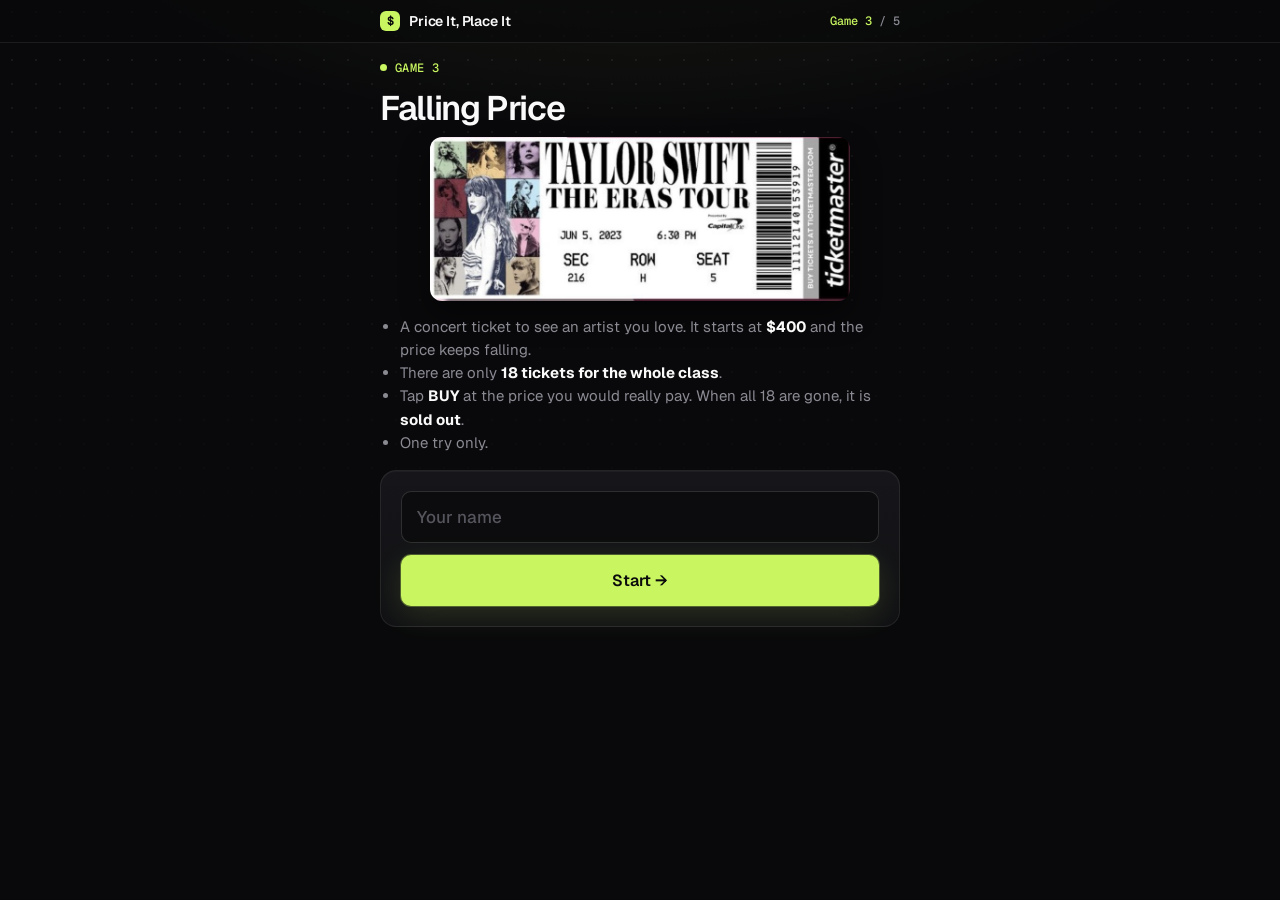
<file: auction.html>
<!DOCTYPE html>
<html lang="en"><head><meta charset="utf-8">
<meta name="viewport" content="width=device-width, initial-scale=1, viewport-fit=cover">
<title>Falling Price - Game 3</title><link rel="icon" href="data:image/svg+xml,%3Csvg xmlns=%22http://www.w3.org/2000/svg%22 viewBox=%220 0 64 64%22%3E%3Crect width=%2264%22 height=%2264%22 rx=%2214%22 fill=%22%23c8f560%22/%3E%3Ctext x=%2232%22 y=%2246%22 font-family=%22Arial,sans-serif%22 font-weight=%22700%22 font-size=%2240%22 text-anchor=%22middle%22 fill=%22%230b0b0c%22%3E$%3C/text%3E%3C/svg%3E">
<link rel="preconnect" href="https://fonts.googleapis.com"><link rel="preconnect" href="https://fonts.gstatic.com" crossorigin>
<link href="https://fonts.googleapis.com/css2?family=Geist:wght@400;500;600;700&family=Geist+Mono:wght@400;500;600&display=swap" rel="stylesheet">
<link rel="stylesheet" href="shared.css?v=8">
<style>
.pnum{font:600 88px/1 var(--mono);letter-spacing:-.06em;font-variant-numeric:tabular-nums;margin:10px 0}
.pnum.cd{color:var(--gold)}
#buy{width:100%;font:700 30px var(--sans);letter-spacing:-.02em;padding:24px;border-radius:16px;border:0;color:#0b0b0c;background:var(--acc);box-shadow:0 0 0 1px rgba(200,245,96,.3),0 12px 40px rgba(200,245,96,.2);cursor:pointer}
#buy:active{transform:scale(.97)}
.rules{text-align:left;color:var(--mut);font-size:15px;line-height:1.55;margin:0 0 16px;padding-left:20px}.rules b{color:var(--ink)}
.tix{width:100%;max-width:420px;border-radius:12px;box-shadow:0 14px 30px rgba(0,0,0,.45);display:block;margin:0 auto}
.opt{display:block;width:100%;font:500 17px var(--sans);color:var(--ink);background:var(--card2);border:1px solid var(--line2);border-radius:12px;padding:14px;margin-bottom:9px;cursor:pointer;transition:border-color .15s}
.opt:active{border-color:var(--acc)}
.left{display:none;align-items:center;gap:8px;margin-top:12px;font:600 16px var(--mono);color:var(--gold);background:rgba(245,196,81,.08);border:1px solid rgba(245,196,81,.4);padding:8px 14px;border-radius:10px}
.left.show{display:inline-flex;animation:pop .45s cubic-bezier(.2,1.6,.4,1) both}
@keyframes pop{from{transform:scale(.4);opacity:0}}
.left.low{display:inline-flex;color:var(--neg);background:rgba(255,122,89,.10);border-color:rgba(255,122,89,.5);animation:shake .5s infinite}
@keyframes shake{50%{transform:scale(1.05)}}
.left.show.low{animation:pop .45s cubic-bezier(.2,1.6,.4,1) both,shake .6s .45s infinite}
</style></head><body>
<header class="bar"><div class="in"><div class="brand"><span class="mk">$</span>Price It, Place It</div><div class="gn"><b>Game 3</b> / 5</div></div></header><div id="wrap"></div>
<script src="shared.js?v=6"></script>
<script>
if(location.hash==='#board')location.replace('dashboard.html'+SEARCH);
var AUC=ROOM+'__auction',KEY='pir_au3_'+ROOM;
var P0=400,P1=40,DUR=30000,CD=3000,HOLD=5000,STOCK=18,TIX='<img class="tix" src="ts.jpg" alt="">';
var wrap=$('wrap'),st=once(KEY);
function money(p){return '$'+Math.round(p)}
function priceAt(ms){var e=ms-CD;if(e<0)return P0;return Math.max(P1,Math.round(P0-(P0-P1)*e/DUR))}
function save(){localStorage.setItem(KEY,JSON.stringify(st))}
function buyers(d){var a=[];for(var k in (d||{})){var x=d[k];if(x&&x.p){x._k=k;a.push(x)}}a.sort(function(x,y){return ((x.bt||x.ts||0)-(y.bt||y.ts||0))||(x._k<y._k?-1:1)});return a}
function check(){
  if(!st||!st.pid){intro();return}
  api(AUC+'/'+st.pid).then(function(d){if(!d){localStorage.removeItem(KEY);st=null;intro();return}
    if(!st.res){st.res=d.p?{p:d.p}:{missed:true,why:'left'};save();if(!d.p&&!d.missed)api(AUC+'/'+st.pid,'PATCH',{missed:true,done:true,q:1})}
    result()}).catch(intro);
}
function intro(){
  wrap.innerHTML='<span class="kicker"><i></i>Game 3</span><br><h1 class="logo">Falling Price</h1><div style="margin:4px 0 14px">'+TIX+'</div>'+
   '<ul class="rules"><li>A concert ticket to see an artist you love. It starts at <b>$400</b> and the price keeps falling.</li><li>There are only <b>'+STOCK+' tickets for the whole class</b>.</li><li>Tap <b>BUY</b> at the price you would really pay. When all '+STOCK+' are gone, it is <b>sold out</b>.</li><li>One try only.</li></ul>'+
   '<div class="card"><input id="nm" placeholder="Your name" maxlength="20" autocomplete="off"><button class="main" id="go">Start</button></div>';
  $('go').onclick=function(){var v=$('nm').value.trim()||'Player';this.disabled=true;
    st={pid:pid(),name:v};
    api(AUC+'/'+st.pid,'PUT',rec({name:v})).then(function(){save();run()}).catch(function(){$('go').disabled=false})};
}
function run(){
  wrap.innerHTML='<div class="center"><span class="kicker"><i></i>Game 3 · Falling Price</span><div style="margin-top:14px">'+TIX+'</div>'+
   '<div style="min-height:58px"><div id="lf" class="left"></div></div>'+
   '<div class="pnum" id="pn">'+money(P0)+'</div><div style="margin-top:10px"><button id="buy" disabled style="opacity:.4">BUY</button></div></div>';
  var t0=Date.now(),done=false,shown=P0,floorAt=0;
  function stop(){done=true;clearInterval(tm);clearInterval(pl)}
  function miss(why){if(done)return;stop();st.res={missed:true,why:why};save();
    api(AUC+'/'+st.pid,'PATCH',{missed:true,done:true,q:1}).catch(function(){});result()}
  function buy(){if(done)return;stop();var price=shown;
    var b=$('buy');b.disabled=true;b.textContent='...';
    api(AUC+'/'+st.pid,'PATCH',{p:price,done:true,q:1,bt:{'.sv':'timestamp'}}).then(function(){return api(AUC)}).then(function(d){
      var a=buyers(d),rank=0;for(var i=0;i<a.length;i++)if(a[i]._k===st.pid){rank=i+1;break}
      if(rank&&rank<=STOCK){st.res={p:price,n:rank};save();result()}
      else{st.res={missed:true,why:'sold'};save();api(AUC+'/'+st.pid,'PATCH',{p:null,missed:true,late:price}).catch(function(){});result()}
    }).catch(function(){st.res={p:price};save();result()})}
  $('buy').onclick=function(){if(Date.now()-t0>=CD)buy()};
  function poll(){api(AUC).then(function(d){if(done)return;var n=buyers(d).length,left=Math.max(0,STOCK-n),lf=$('lf');
    if(lf&&left<=5&&left>0){var tx='🔥 Only '+left+' ticket'+(left>1?'s':'')+' left!';if(lf.textContent!==tx){lf.textContent=tx;lf.className='left';void lf.offsetWidth;lf.className='left show low'}}
    if(left<=0)miss('sold')}).catch(function(){})}
  poll();var pl=setInterval(poll,700);
  var tm=setInterval(function(){var el=Date.now()-t0,pn=$('pn');
    if(el<CD){pn.textContent=Math.ceil((CD-el)/1000);pn.className='pnum cd';return}
    var b=$('buy');if(b.disabled&&!done){b.disabled=false;b.style.opacity=1}
    var p=priceAt(el);shown=p;pn.textContent=money(p);pn.className='pnum';
    if(p<=P1){if(!floorAt)floorAt=el;if(el-floorAt>=HOLD)miss('ended')}},50);
}
function result(){
  var r=st.res,msg=r.why==='ended'?'The price hit $'+P1+' and the sale ended before you tapped BUY.':r.why==='sold'?'All '+STOCK+' tickets were gone before you tapped BUY. Waiting has a cost.':'You did not get a ticket this time.';
  wrap.innerHTML='<div class="card center fade" style="margin-top:24px">'+TIX+
   (r.p?'<h1 class="logo" style="margin-top:14px">You bought it!</h1><div class="pnum" style="font-size:64px">'+money(r.p)+'</div><p class="sub">'+(r.n?'Ticket '+r.n+' of '+STOCK+'. ':'')+'That is what the ticket is worth to you.</p>'
       :'<h1 class="logo" style="margin-top:14px">'+(r.why==='ended'?'Sale ended':'Sold out!')+'</h1><p class="sub">'+msg+'</p>')+'</div><div id="cgq"></div>';
  cgAsk();
}
function cgAsk(){
  if(st.cg){$('cgq').innerHTML='<p class="hint">Thanks for playing. Look at the big screen.</p>';return}
  $('cgq').innerHTML='<div class="card fade" style="margin-top:16px"><div style="font:600 17px var(--sans);letter-spacing:-.01em">One last question</div><img src="q8.png" alt="" style="display:block;margin:8px auto;max-height:150px">'+
   '<p class="sub" style="margin:4px 0 12px">Canada Goose cuts its $1,995 parka to <b style="color:#f5c451">half price</b>, for good. Would you want it...</p>'+
   [['more','More'],['same','The same'],['less','Less']].map(function(o){return '<button class="opt" data-v="'+o[0]+'">'+o[1]+'</button>'}).join('')+'</div>';
  var bs=$('cgq').querySelectorAll('button');
  for(var i=0;i<bs.length;i++)bs[i].onclick=function(){st.cg=this.getAttribute('data-v');save();api(AUC+'/'+st.pid,'PATCH',{cg:st.cg}).catch(function(){});cgAsk()};
}
check();
</script></body></html>
</file>
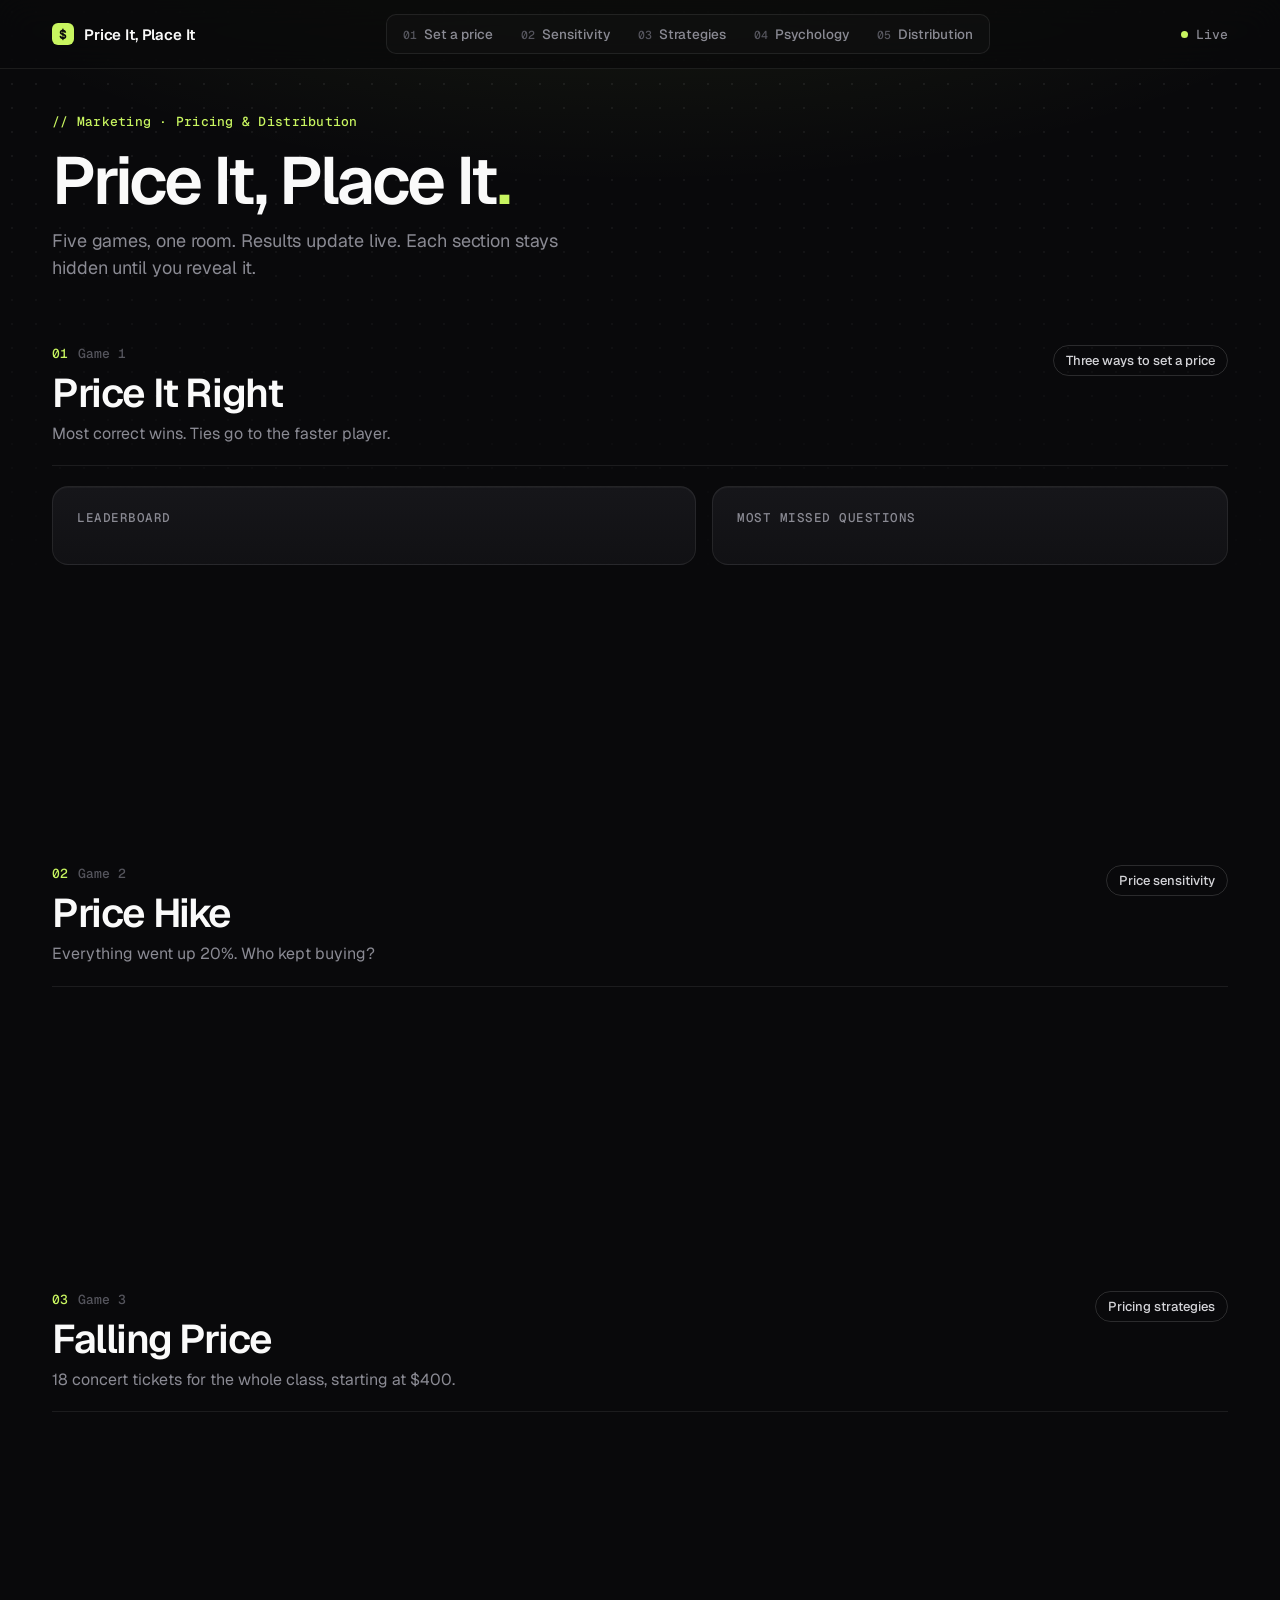
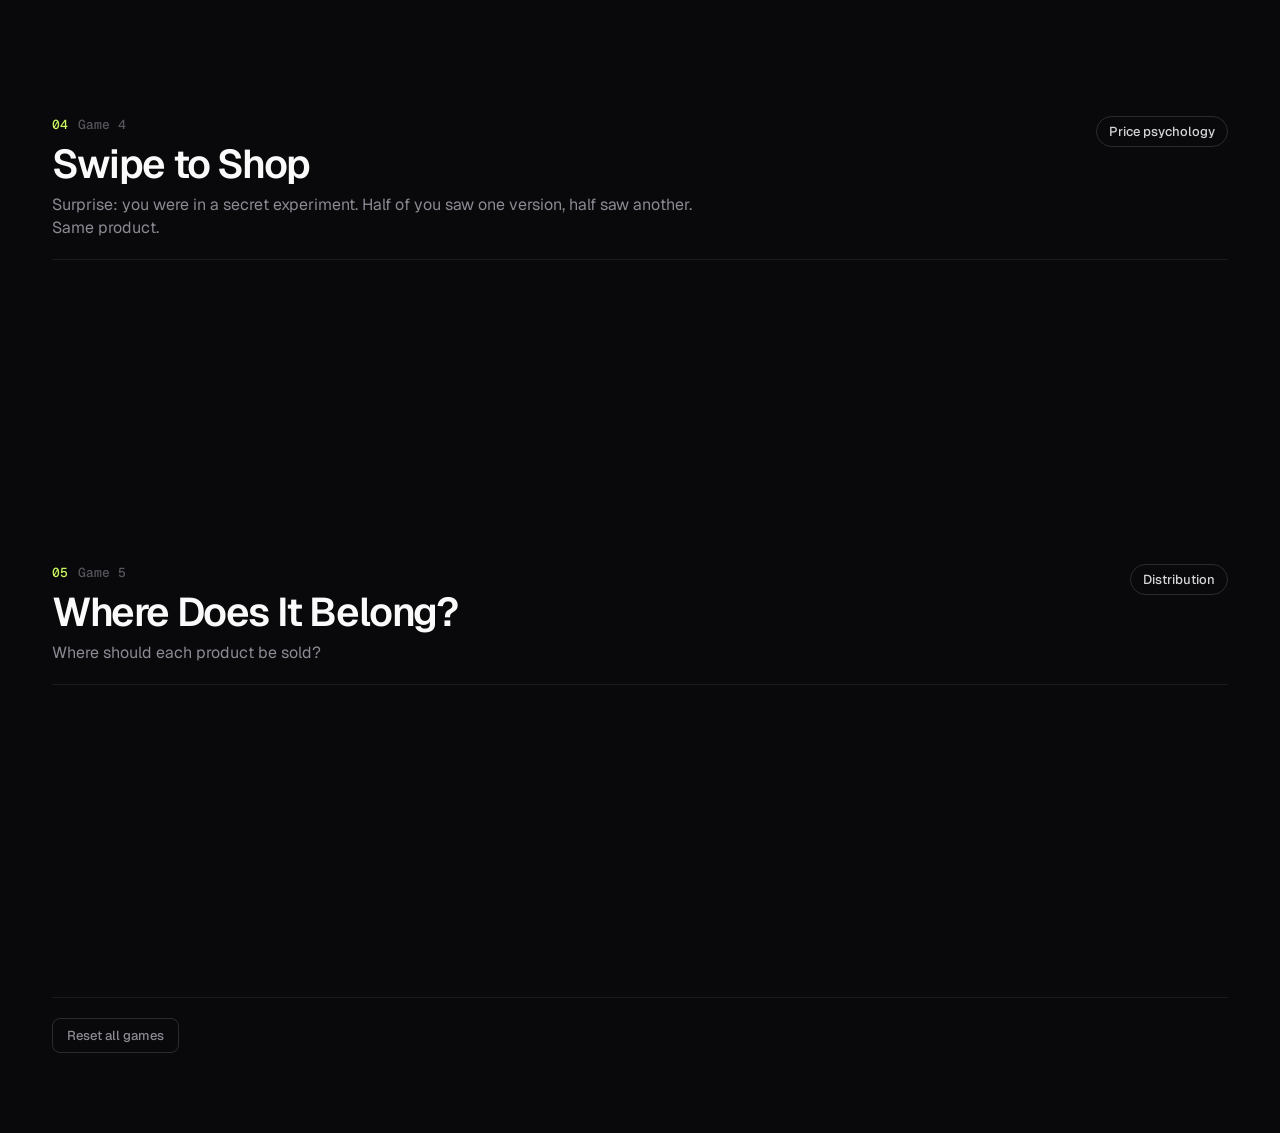
<file: board.html>
<!DOCTYPE html><html><head><meta charset="utf-8"><title>Price It Right</title><link rel="icon" href="data:image/svg+xml,%3Csvg xmlns=%22http://www.w3.org/2000/svg%22 viewBox=%220 0 64 64%22%3E%3Crect width=%2264%22 height=%2264%22 rx=%2214%22 fill=%22%23c8f560%22/%3E%3Ctext x=%2232%22 y=%2246%22 font-family=%22Arial,sans-serif%22 font-weight=%22700%22 font-size=%2240%22 text-anchor=%22middle%22 fill=%22%230b0b0c%22%3E$%3C/text%3E%3C/svg%3E">
<script>location.replace('dashboard.html'+location.search)</script></head><body></body></html>
</file>
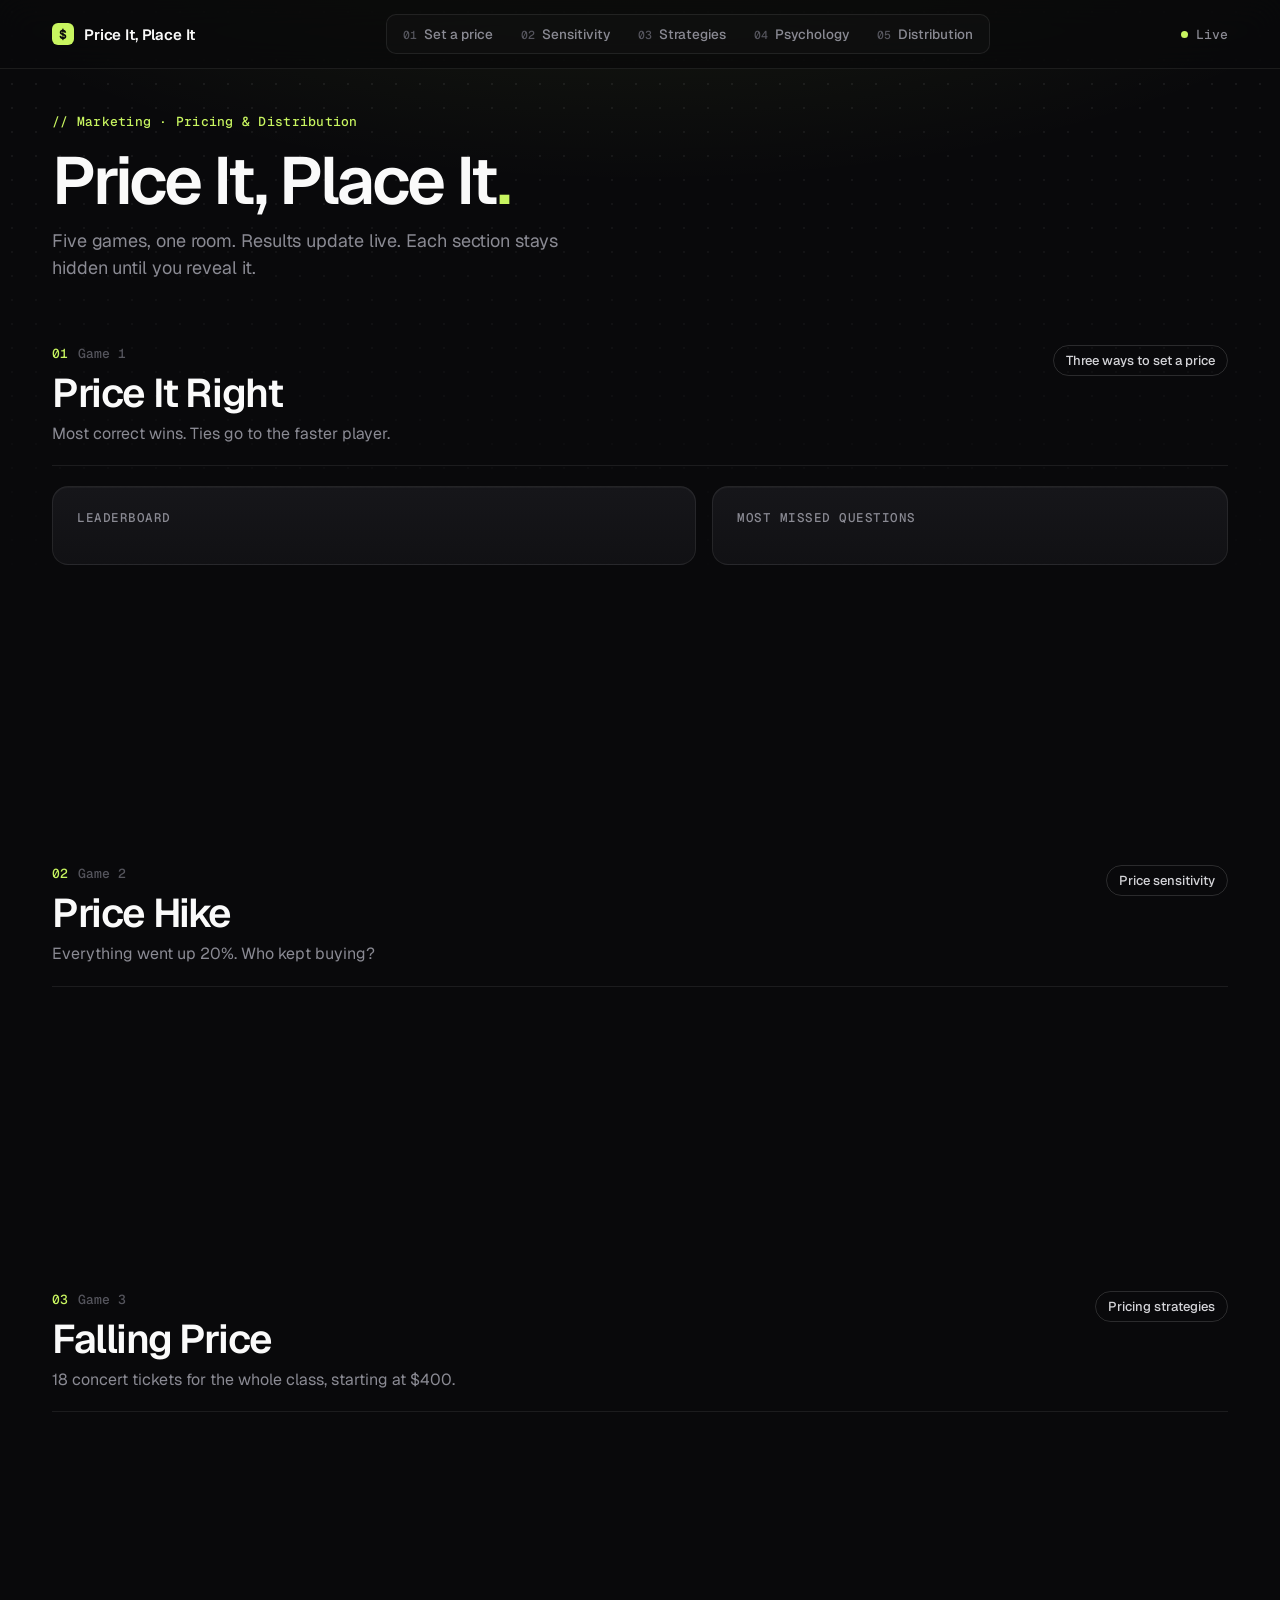
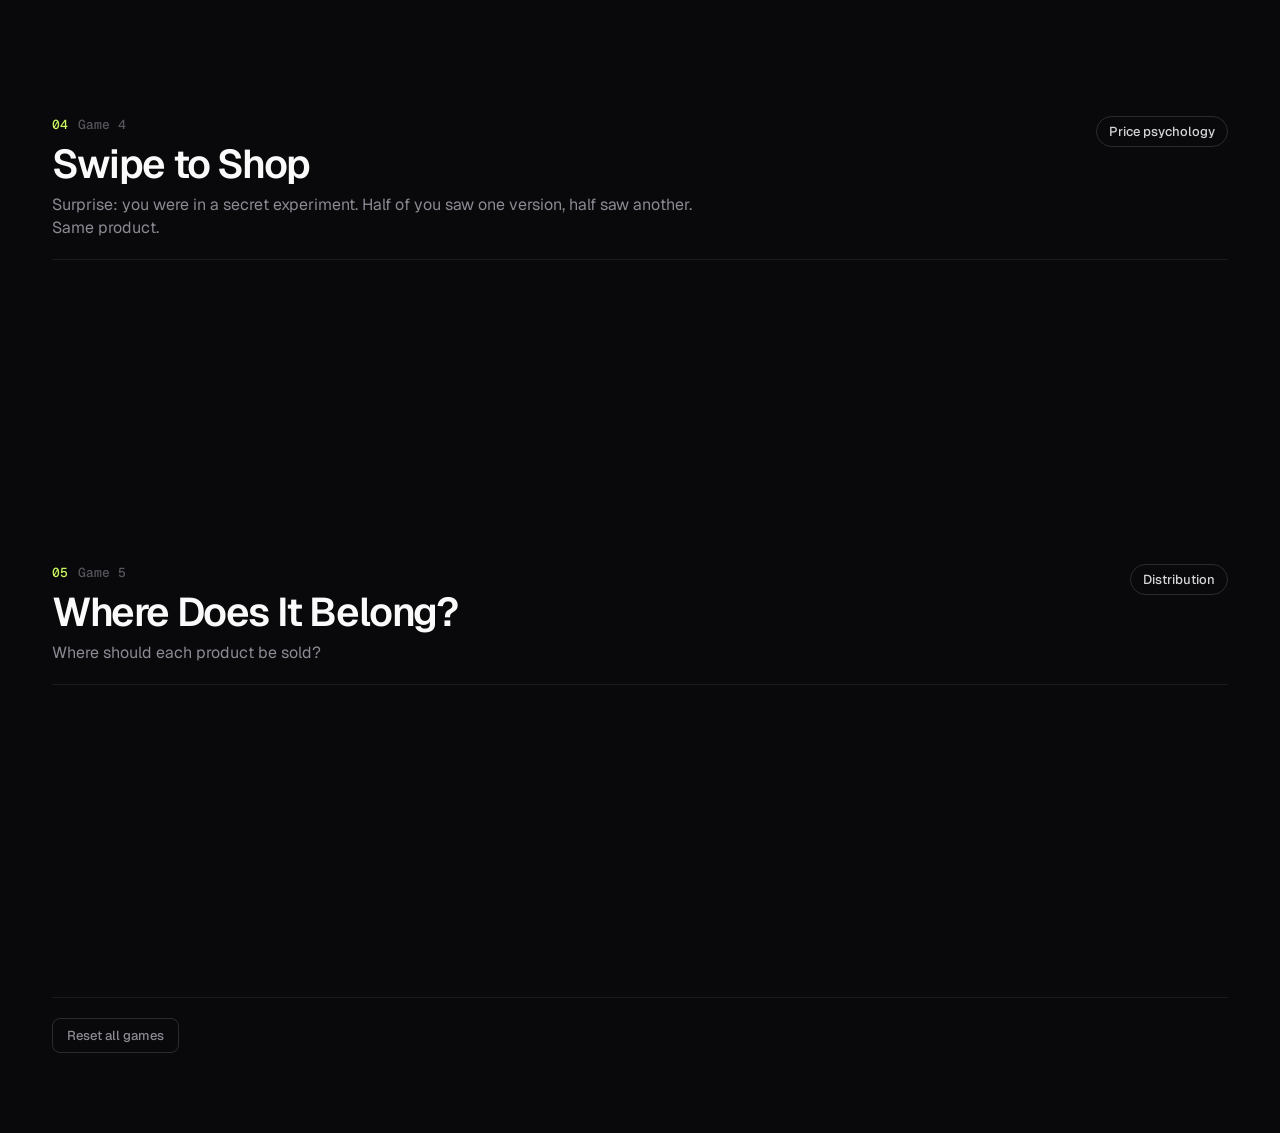
<file: dashboard.html>
<!DOCTYPE html>
<html lang="en"><head><meta charset="utf-8">
<meta name="viewport" content="width=device-width, initial-scale=1">
<title>Results - Price It, Place It</title><link rel="icon" href="data:image/svg+xml,%3Csvg xmlns=%22http://www.w3.org/2000/svg%22 viewBox=%220 0 64 64%22%3E%3Crect width=%2264%22 height=%2264%22 rx=%2214%22 fill=%22%23c8f560%22/%3E%3Ctext x=%2232%22 y=%2246%22 font-family=%22Arial,sans-serif%22 font-weight=%22700%22 font-size=%2240%22 text-anchor=%22middle%22 fill=%22%230b0b0c%22%3E$%3C/text%3E%3C/svg%3E">
<link rel="preconnect" href="https://fonts.googleapis.com"><link rel="preconnect" href="https://fonts.gstatic.com" crossorigin>
<link href="https://fonts.googleapis.com/css2?family=Geist:wght@400;500;600;700&family=Geist+Mono:wght@400;500;600&display=swap" rel="stylesheet">
<style>
:root{--bg:#09090b;--card:#111114;--card2:#16161a;--line:rgba(255,255,255,.08);--line2:rgba(255,255,255,.14);--ink:#fafafa;--ink2:#d4d4d8;--mut:#8a8a93;--dim:#55555d;--acc:#c8f560;--acc2:#8fd14f;--neg:#ff7a59;--gold:#f5c451;--silver:#c9ced6;--bronze:#d9925b;--blue:#7aa2ff;--violet:#b79cff;--sans:Geist,Inter,-apple-system,BlinkMacSystemFont,"Segoe UI",sans-serif;--mono:"Geist Mono",ui-monospace,SFMono-Regular,Menlo,monospace}
*{box-sizing:border-box}
html{scroll-behavior:smooth;scroll-padding-top:84px}
html,body{margin:0;background:var(--bg);color:var(--ink);font-family:var(--sans);-webkit-font-smoothing:antialiased;font-feature-settings:"ss01","cv11"}
body{background:radial-gradient(1200px 520px at 50% -180px,rgba(200,245,96,.10),transparent 70%),var(--bg);min-height:100vh}
body::before{content:"";position:fixed;inset:0;pointer-events:none;background-image:radial-gradient(rgba(255,255,255,.07) 1px,transparent 1px);background-size:24px 24px;-webkit-mask-image:linear-gradient(to bottom,#000,transparent 70%);mask-image:linear-gradient(to bottom,#000,transparent 70%)}
.bar-top{position:sticky;top:0;z-index:20;backdrop-filter:saturate(160%) blur(16px);-webkit-backdrop-filter:saturate(160%) blur(16px);background:rgba(9,9,11,.72);border-bottom:1px solid var(--line)}
.bar-top .in{max-width:1240px;margin:0 auto;padding:14px 32px;display:flex;align-items:center;gap:24px}
.brand{display:flex;align-items:center;gap:10px;font-weight:600;font-size:15px;letter-spacing:-.01em;white-space:nowrap}
.brand .mk{width:22px;height:22px;border-radius:6px;background:var(--acc);display:grid;place-items:center;color:#0b0b0c;font:700 13px var(--mono)}
.navp{display:flex;gap:2px;padding:3px;border:1px solid var(--line);border-radius:10px;background:rgba(255,255,255,.02);margin:0 auto}
.navp a{font:500 13.5px var(--sans);color:var(--mut);text-decoration:none;padding:7px 13px;border-radius:7px;transition:color .15s,background .15s;white-space:nowrap}
.navp a span{font-family:var(--mono);font-size:11.5px;color:var(--dim);margin-right:7px}
.navp a:hover,.navp a.on{color:var(--ink);background:rgba(255,255,255,.07)}
.live{display:flex;align-items:center;gap:8px;font:500 13px var(--mono);color:var(--mut);white-space:nowrap}
.live i{width:7px;height:7px;border-radius:50%;background:var(--acc);box-shadow:0 0 0 0 rgba(200,245,96,.6);animation:pulse 2s infinite}
@keyframes pulse{70%{box-shadow:0 0 0 7px rgba(200,245,96,0)}100%{box-shadow:0 0 0 0 rgba(200,245,96,0)}}
#wrap{position:relative;max-width:1240px;margin:0 auto;padding:0 32px 80px}
.hero{padding:44px 0 0}
.eyebrow{font:500 13px var(--mono);color:var(--acc);letter-spacing:.02em;margin-bottom:18px}
.hero h1{font-weight:600;font-size:clamp(44px,5.2vw,72px);line-height:.98;letter-spacing:-.045em;margin:0}
.hero h1 em{font-style:normal;color:var(--acc)}
.hero p{color:var(--mut);font-size:18px;line-height:1.5;margin:14px 0 0;max-width:560px;letter-spacing:-.005em}
section{padding-top:64px}
.sh{display:flex;align-items:flex-start;justify-content:space-between;gap:24px;padding-bottom:20px;margin-bottom:20px;border-bottom:1px solid var(--line)}
.sh .idx{font:500 13px var(--mono);color:var(--dim);margin-bottom:10px;display:flex;gap:10px;align-items:center}
.sh .idx b{color:var(--acc);font-weight:500}
.sh h2{font-weight:600;font-size:40px;letter-spacing:-.035em;line-height:1.05;margin:0}
.sh .sub{color:var(--mut);font-size:16px;margin:8px 0 0;line-height:1.45;max-width:640px}
.sh .cpt{font:500 13px var(--sans);color:var(--ink2);border:1px solid var(--line2);padding:6px 12px;border-radius:99px;white-space:nowrap}
.grid2{display:grid;grid-template-columns:1.25fr 1fr;gap:16px;align-items:start}
.grid3{display:grid;grid-template-columns:repeat(3,1fr);gap:16px}
.box{position:relative;background:linear-gradient(180deg,var(--card2),var(--card));border:1px solid var(--line);border-radius:16px;padding:22px 24px;box-shadow:inset 0 1px 0 rgba(255,255,255,.04)}
.box h3{margin:0 0 16px;font:500 12.5px var(--mono);letter-spacing:.04em;text-transform:uppercase;color:var(--mut)}
.lb{display:flex;flex-direction:column}
.lr{display:grid;grid-template-columns:40px 1fr auto 74px 64px;align-items:center;gap:14px;padding:12px 4px;border-top:1px solid var(--line);animation:fi .4s both}
.lr:first-child{border-top:0}
@keyframes fi{from{opacity:0;transform:translateY(4px)}}
.lr .rk{font:500 14px var(--mono);color:var(--dim)}
.lr .nm{font-weight:500;font-size:19px;letter-spacing:-.015em;white-space:nowrap;overflow:hidden;text-overflow:ellipsis}
.lr .pp{display:flex;gap:3px}.lr .pp i{width:7px;height:16px;border-radius:2px;background:rgba(255,255,255,.08)}.lr .pp i.c{background:var(--acc)}.lr .pp i.w{background:rgba(255,122,89,.55)}
.lr .sc{font:600 20px var(--mono);text-align:right;letter-spacing:-.02em}.lr .sc small{font-size:13px;color:var(--dim);font-weight:400}
.lr .tm{text-align:right;color:var(--mut);font:400 14px var(--mono)}
.lr.t1 .rk,.lr.t2 .rk,.lr.t3 .rk{display:grid;place-items:center;width:28px;height:28px;border-radius:8px;font-weight:600;color:#0b0b0c}
.lr.t1 .rk{background:var(--gold)}.lr.t2 .rk{background:var(--silver)}.lr.t3 .rk{background:var(--bronze)}
.lr.t1 .nm{font-size:22px;font-weight:600}
.hq{display:grid;grid-template-columns:28px 1fr auto;gap:12px;align-items:center;padding:13px 0;border-top:1px solid var(--line)}.hq:first-child{border-top:0}
.hq b{font:500 13px var(--mono);color:var(--dim)}
.hq .n{font-weight:500;font-size:16.5px;letter-spacing:-.01em}.hq .n small{font:500 12px var(--mono);color:var(--mut);margin-right:8px}
.hq .c{font:600 20px var(--mono);color:var(--neg);white-space:nowrap}.hq .c small{font:400 12.5px var(--mono);color:var(--mut);margin-left:4px}
.empty{color:var(--mut);font-size:15px;padding:10px 0;font-family:var(--mono)}
.bar{margin:16px 0}.bar:first-of-type{margin-top:4px}
.bar .t{display:flex;justify-content:space-between;align-items:baseline;gap:12px;font-weight:500;font-size:16px;margin-bottom:8px;letter-spacing:-.01em}
.bar .t>span:last-child{font:600 16px var(--mono);white-space:nowrap}.bar .t small{color:var(--dim);font-weight:400;font-size:12.5px;margin-left:4px}
.bar .b{height:8px;border-radius:99px;background:rgba(255,255,255,.06);overflow:hidden}
.bar .b i{display:block;height:100%;border-radius:99px;transition:width .9s cubic-bezier(.2,.8,.2,1);background:var(--acc)}
.bar.grey .b i{background:#71717a}.bar.red .b i{background:var(--neg)}
.fac{display:inline-block;font:500 11.5px var(--mono);color:var(--mut);border:1px solid var(--line2);border-radius:6px;padding:2px 7px;margin-left:8px;vertical-align:2px;letter-spacing:0}
.axis{display:flex;justify-content:space-between;color:var(--dim);font:500 11.5px var(--mono);letter-spacing:.04em;text-transform:uppercase}
.exp h3{margin:0 0 6px;font:600 21px var(--sans);letter-spacing:-.02em;text-transform:none;color:var(--ink)}
.exp .lab{color:var(--mut);font-size:14.5px;line-height:1.45;margin-bottom:6px;min-height:42px}
.verdict{margin-top:14px;padding:10px 12px;border-radius:10px;font-weight:500;font-size:14px;display:flex;gap:8px;align-items:center}
.verdict::before{content:"";width:6px;height:6px;border-radius:50%;flex:none;background:currentColor}
.verdict.y{background:rgba(200,245,96,.08);color:var(--acc);border:1px solid rgba(200,245,96,.2)}.verdict.n{background:rgba(255,255,255,.03);color:var(--mut);border:1px solid var(--line)}
.concept{margin-top:16px;padding-top:14px;border-top:1px dashed var(--line2);font-size:15px;line-height:1.5;color:var(--ink2)}.concept b{color:var(--ink);font-weight:600}
.hid{position:relative;min-height:220px}
.veil{position:absolute;inset:-1px;border-radius:17px;backdrop-filter:blur(20px);-webkit-backdrop-filter:blur(20px);background:rgba(9,9,11,.55);border:1px solid var(--line);display:flex;flex-direction:column;align-items:center;justify-content:center;gap:16px;z-index:2}
.veil p{color:var(--mut);margin:0;font:500 14px var(--mono)}
button.big{font:600 15px var(--sans);letter-spacing:-.01em;padding:12px 20px;border-radius:10px;border:0;cursor:pointer;color:#0b0b0c;background:var(--acc);box-shadow:0 0 0 1px rgba(200,245,96,.3),0 8px 30px rgba(200,245,96,.18);transition:transform .15s,box-shadow .15s}
button.big:hover{transform:translateY(-1px);box-shadow:0 0 0 1px rgba(200,245,96,.5),0 10px 40px rgba(200,245,96,.28)}
button.big::after{content:" \2192"}
.rc{margin:16px 0}.rc .t{display:flex;justify-content:space-between;gap:10px;font-size:16px;font-weight:500;margin-bottom:8px}.rc .t>span:last-child{font:600 17px var(--mono)}
.rc .t small{display:block;color:var(--mut);font-weight:400;font-size:13px;margin-top:2px}
.rc .b{height:10px;border-radius:99px;background:rgba(255,255,255,.06);overflow:hidden}.rc .b i{display:block;height:100%;border-radius:99px;transition:width .9s cubic-bezier(.2,.8,.2,1)}
.r1 i{background:#52525b}.r2 i{background:#a1a1aa}.r3 i{background:var(--acc)}.r3 .t>span:last-child{color:var(--acc)}
.stack{display:flex;height:28px;border-radius:7px;overflow:hidden;background:rgba(255,255,255,.05);gap:2px}
.stack span{display:flex;align-items:center;justify-content:center;font:600 12px var(--mono);color:#0b0b0c;transition:width .9s cubic-bezier(.2,.8,.2,1);white-space:nowrap;overflow:hidden}
.s-int{background:var(--acc)}.s-sel{background:var(--blue)}.s-exc{background:var(--violet)}
.prow{display:grid;grid-template-columns:240px 1fr 190px;gap:18px;align-items:center;padding:12px 0;border-top:1px solid var(--line)}.prow:first-of-type{border-top:0}
.prow .pn{font-weight:500;font-size:17px;letter-spacing:-.01em}.prow .pn small{font:400 12px var(--mono)!important;color:var(--dim)!important}
.ans{color:#0b0b0c;font:600 12px var(--mono);padding:6px 10px;border-radius:7px;text-align:center;white-space:nowrap}
.legend{display:flex;gap:20px;margin-bottom:12px;font-size:13.5px;color:var(--mut);flex-wrap:wrap}.legend i{display:inline-block;width:10px;height:10px;border-radius:3px;margin-right:7px;vertical-align:0}
.tools{margin-top:72px;padding-top:20px;border-top:1px solid var(--line);display:flex;gap:14px;align-items:center}
.tools button{font:500 13px var(--sans);padding:8px 14px;border-radius:8px;border:1px solid var(--line2);background:transparent;color:var(--mut);cursor:pointer;transition:color .15s,border-color .15s}
.tools button:hover{color:var(--ink);border-color:rgba(255,255,255,.3)}
#rmsg{color:var(--mut);font:400 13px var(--mono)}
@media(max-width:1100px){.grid2,.grid3{grid-template-columns:1fr!important}.prow{grid-template-columns:1fr}.navp a span{display:none}.lr{grid-template-columns:34px 1fr 60px 56px}.lr .pp{display:none}}
@media(max-width:760px){.navp{display:none}.bar-top .in{justify-content:space-between}.sh{flex-direction:column;align-items:flex-start}#wrap,.bar-top .in{padding-left:18px;padding-right:18px}}
</style></head><body>
<header class="bar-top"><div class="in"><div class="brand"><span class="mk">$</span>Price It, Place It</div>
<nav class="navp"><a href="#g1"><span>01</span>Set a price</a><a href="#g2"><span>02</span>Sensitivity</a><a href="#g3"><span>03</span>Strategies</a><a href="#g4"><span>04</span>Psychology</a><a href="#g5"><span>05</span>Distribution</a></nav>
<div class="live"><i></i><span id="np">Live</span></div></div></header>
<div id="wrap">
<div class="hero"><div class="eyebrow">// Marketing &middot; Pricing &amp; Distribution</div><h1>Price It, Place It<em>.</em></h1><p>Five games, one room. Results update live. Each section stays hidden until you reveal it.</p></div>

<section id="g1"><div class="sh"><div><div class="idx"><b>01</b>Game 1</div><h2>Price It Right</h2><p class="sub">Most correct wins. Ties go to the faster player.</p></div><span class="cpt">Three ways to set a price</span></div>
 <div class="grid2"><div class="box"><h3>Leaderboard</h3><div class="lb" id="lb"></div></div>
 <div><div class="box" style="margin-bottom:16px"><h3>Most missed questions</h3><div id="hl"></div></div><div class="hid" id="v1"></div></div></div></section>

<section id="g2"><div class="sh"><div><div class="idx"><b>02</b>Game 2</div><h2>Price Hike</h2><p class="sub">Everything went up 20%. Who kept buying?</p></div><span class="cpt">Price sensitivity</span></div><div class="hid" id="v2"></div></section>
<section id="g3"><div class="sh"><div><div class="idx"><b>03</b>Game 3</div><h2>Falling Price</h2><p class="sub" id="g3s">18 concert tickets for the whole class, starting at $400.</p></div><span class="cpt">Pricing strategies</span></div><div class="hid" id="v3"></div></section>
<section id="g4"><div class="sh"><div><div class="idx"><b>04</b>Game 4</div><h2>Swipe to Shop</h2><p class="sub">Surprise: you were in a secret experiment. Half of you saw one version, half saw another. Same product.</p></div><span class="cpt">Price psychology</span></div><div class="hid" id="v4"></div></section>
<section id="g5"><div class="sh"><div><div class="idx"><b>05</b>Game 5</div><h2>Where Does It Belong?</h2><p class="sub">Where should each product be sold?</p></div><span class="cpt">Distribution</span></div><div class="hid" id="v5"></div></section>

<div class="tools"><button id="rst" onclick="resetAll2()">Reset all games</button><span id="rmsg"></span></div>
</div>
<script src="shared.js?v=6"></script>
<script>
var base=location.href.replace(/[?#].*$/,'').replace(/dashboard\.html$/,'');
var G=[['Game 1','Price It Right','',ROOM],['Game 2','Price Hike','hike.html',ROOM+'__hike'],['Game 3','Falling Price','auction.html',ROOM+'__auction'],['Game 4','Swipe to Shop','swipe.html',ROOM+'__swipe'],['Game 5','Where Does It Belong?','place.html',ROOM+'__place']];
function rvd(n){return sessionStorage.getItem('pir_rv'+n+'_'+ROOM)==='1'}
function reveal(n){sessionStorage.setItem('pir_rv'+n+'_'+ROOM,'1');last['v'+n]=null;tick()}
function veil(n,txt){return rvd(n)?'':'<div class="veil"><p>'+(txt||'Hidden until you reveal it.')+'</p><button class="big" onclick="reveal('+n+')">Reveal results</button></div>'}
var last={};function set(id,h){if(last[id]!==h){$(id).innerHTML=h;last[id]=h}}
function arr(d){var a=[];for(var k in (d||{}))if(d[k]&&d[k].name!==undefined)a.push(d[k]);return a}
function cnt(i,a){}
function pct(y,n){return n?Math.round(y/n*100):0}
function bar(label,y,n,cls,extra){var p=pct(y,n);return '<div class="bar '+(cls||'')+'"><div class="t"><span>'+label+(extra||'')+'</span><span>'+p+'% <small>('+y+' of '+n+')</small></span></div><div class="b"><i style="width:'+p+'%"></i></div></div>'}
var armT=null;
function resetAll2(){var b=$('rst');
  if(!armT){b.textContent='Click again to clear everything';b.style.borderColor='#fb7185';b.style.color='#fecdd3';armT=setTimeout(function(){armT=null;b.textContent='Reset all games';b.style.borderColor='';b.style.color=''},4000);return}
  clearTimeout(armT);armT=null;b.textContent='Clearing...';b.disabled=true;
  Promise.all([ROOM,ROOM+'__hike',ROOM+'__auction',ROOM+'__swipe',ROOM+'__place',ROOM+'__ctl'].map(function(k){return api(k,'DELETE')})).then(function(){
    for(var n=1;n<=5;n++)sessionStorage.removeItem('pir_rv'+n+'_'+ROOM);last={};tick();
    b.disabled=false;b.textContent='Reset all games';b.style.borderColor='';b.style.color='';$('rmsg').textContent='All results cleared at '+new Date().toLocaleTimeString()})
  .catch(function(){b.disabled=false;b.textContent='Reset all games';$('rmsg').textContent='Reset failed. Check the internet connection and try again.'})}

/* Game 1 */
var NAMES=["Norse Nitro Cold Brew Green Tea","lululemon Everywhere Belt Bag","Stanley Quencher H2.0","Costco Gold Star Membership","Apple AirPods Pro 3","Nintendo Switch 2","iPhone Duo","Canada Goose Expedition Parka"];
function g1(d){
  var a=arr(d);cnt(0,a);a.sort(function(x,y){return (y.score-x.score)||(x.secs-y.secs)||(x.ts-y.ts)});
  $('np').textContent=a.length?a.length+' player'+(a.length>1?'s':'')+' · live':'Live';
  set('lb',a.length?a.slice(0,10).map(function(p,i){var r=p.res||'',pp='';for(var j=0;j<8;j++)pp+='<i class="'+(r[j]==='c'?'c':r[j]?'w':'')+'"></i>';return '<div class="lr'+(i<3?' t'+(i+1):'')+'"><span class="rk">'+String(i+1).padStart(2,'0')+'</span><span class="nm">'+esc(p.name)+'</span><span class="pp">'+pp+'</span><span class="sc">'+p.score+'<small>/8</small></span><span class="tm">'+Number(p.secs).toFixed(1)+'s</span></div>'}).join(''):'<div class="empty">Waiting for players…</div>');
  var w=[],n=[],i;for(i=0;i<8;i++){w[i]=0;n[i]=0}
  a.forEach(function(p){var r=p.res||'';for(i=0;i<r.length&&i<8;i++){n[i]++;if(r[i]!=='c')w[i]++}});
  var idx=[];for(i=0;i<8;i++)if(w[i])idx.push(i);idx.sort(function(x,y){return (w[y]-w[x])||(x-y)});
  set('hl',idx.length?idx.slice(0,3).map(function(q,k){return '<div class="hq"><b>'+String(k+1).padStart(2,'0')+'</b><span class="n"><small>Q'+(q+1)+'</small>'+NAMES[q]+'</span><span class="c">'+w[q]+' <small>of '+n[q]+' missed</small></span></div>'}).join(''):'<div class="empty">No wrong answers yet</div>');
  var c={c:0,p:0,u:0},tot=0;a.forEach(function(p){(p.why||'').split('').forEach(function(x){if(c[x]!==undefined){c[x]++;tot++}})});
  set('v1','<div class="box"><h3>How did you guess?</h3>'+bar('Cost to make it',c.c,tot,'grey',' <span class="fac">Cost-based: the floor</span>')+bar('Compared with similar products',c.p,tot,'',' <span class="fac">Competitor-based: the middle</span>')+bar('What it is worth to me',c.u,tot,'red',' <span class="fac">Customer-based: the ceiling</span>')+
   '<div class="concept">Costs set the floor, customers set the ceiling, and competitors are somewhere in between.</div></div>'+veil(1,'"How did you guess?" is hidden.'));
}
/* Game 2 */
var HK=[['coffee','Your usual coffee','Brand loyalty'],['water','Any brand of bottled water','Many substitutes'],['laptop','A new laptop','Big share of income'],['salt','Table salt','Tiny share of budget'],['earbuds','Wireless earbuds (online)','Easy to compare online'],['movie','A movie ticket','Substitutes (streaming)']];
function g2(d){
  var a=arr(d);cnt(1,a);
  var rows=HK.map(function(h){var y=0,n=0;a.forEach(function(p){var v=p.a&&p.a[h[0]];if(v===undefined)return;n++;if(v===1)y++});return {h:h,y:y,n:n,p:n?y/n:0}});
  rows.sort(function(x,y){return y.p-x.p});
  set('v2','<div class="box"><div class="axis"><span>Kept buying: inelastic</span><span>Still buy after +20%</span></div>'+
   rows.map(function(r,i){return bar(r.h[1],r.y,r.n,i>=rows.length/2?'red':'',' <span class="fac">'+r.h[2]+'</span>')}).join('')+
   '<div class="axis" style="margin-top:6px"><span>Walked away: elastic</span><span></span></div>'+
   '<div class="concept"><b>Elastic</b> demand: a small price change makes many people stop buying. <b>Inelastic</b> demand: people keep buying anyway.</div></div>'+veil(2));
}
/* Game 3 */
function money(p){return '$'+Math.round(p)}
function g3(d){
  var a=arr(d),b=a.filter(function(p){return p.p}),miss=a.filter(function(p){return p.missed}).length;cnt(2,a);
  $('g3s').textContent=a.length?(b.length+' of 18 tickets sold'+(miss?', '+miss+' missed out':'')+'.'):'18 concert tickets for the whole class, starting at $400.';
  var cg={more:0,same:0,less:0},cn=0;a.forEach(function(p){if(cg[p.cg]!==undefined){cg[p.cg]++;cn++}});
  var cgBox='<div class="box"><h3>Canada Goose at half price. Would you want it...</h3>'+bar('More',cg.more,cn,'grey')+bar('The same',cg.same,cn,'grey')+bar('Less',cg.less,cn,'red')+'<div class="concept"><b>Prestige pricing.</b> When the high price is part of the appeal, a lower price can hurt.</div></div>';
  var main;
  if(!b.length)main='<div class="grid2"><div class="box"><div class="empty">Waiting for buyers…</div></div>'+cgBox+'</div>';
  else{
    var pr=b.map(function(p){return p.p}).sort(function(x,y){return y-x}),k=pr.length,skim=pr.reduce(function(s,p){return s+p},0),best=0,bp=0,bk=0;
    pr.forEach(function(p,i){if(p*(i+1)>best){best=p*(i+1);bp=p;bk=i+1}});var pmin=pr[k-1],pen=pmin*k,P0=400;
    var W=640,H=250,bw=Math.min(56,(W-60)/k),svg='<svg viewBox="0 -24 '+W+' '+(H+60)+'" style="width:100%"><defs><linearGradient id="gg" x1="0" y1="0" x2="0" y2="1"><stop offset="0" stop-color="#c8f560"/><stop offset="1" stop-color="#8fd14f"/></linearGradient></defs>';
    var by=H-bp/P0*H;svg+='<line x1="20" x2="'+(30+k*bw+8)+'" y1="'+by+'" y2="'+by+'" stroke="#f5c451" stroke-width="2" stroke-dasharray="7 6"/>';
    pr.forEach(function(p,i){var h=p/P0*H;svg+='<rect x="'+(30+i*bw+2)+'" y="'+(H-h)+'" width="'+Math.max(2,bw-4)+'" height="'+h+'" rx="4" fill="url(#gg)"/>'+(bw>=30?'<text x="'+(30+i*bw+bw/2)+'" y="'+(H-h-7)+'" fill="#d4d4d8" stroke="#111114" stroke-width="3" paint-order="stroke" font-size="13" font-weight="700" text-anchor="middle" font-family="Geist Mono, monospace">'+Math.round(p)+'</text>':'')});
    svg+='<line x1="'+(W-176)+'" x2="'+(W-154)+'" y1="-9" y2="-9" stroke="#f5c451" stroke-width="2" stroke-dasharray="5 4"/><text x="'+(W-6)+'" y="-4" fill="#f5c451" font-size="14" font-weight="700" text-anchor="end" font-family="Geist Mono, monospace">one price '+money(bp)+'</text><text x="30" y="'+(H+26)+'" fill="#8a8a93" font-size="14" font-family="Geist Mono, monospace">Each bar = one buyer, highest price first</text></svg>';
    function rc(cls,t,s,v){return '<div class="rc '+cls+'"><div class="t"><span>'+t+'<small>'+s+'</small></span><span>'+money(v)+'</span></div><div class="b"><i style="width:'+Math.round(v/skim*100)+'%"></i></div></div>'}
    main='<div class="grid3" style="grid-template-columns:1.3fr 1fr 1fr"><div class="box"><h3>Your demand curve</h3>'+svg+'</div><div class="box"><h3>Revenue from the same '+k+' buyer'+(k>1?'s':'')+'</h3>'+
     rc('r1','Low price for all','Penetration: everyone pays '+money(pmin),pen)+rc('r2','Best single price','Everyone pays '+money(bp)+', '+bk+' buyer'+(bk>1?'s':''),best)+rc('r3','Falling price','Skimming: start high, then lower it',skim)+'</div>'+cgBox+'</div>';
  }
  set('v3',main+veil(3));
}
/* Game 4 */
function stat(a,k,test){var r=[{y:0,n:0},{y:0,n:0}];a.forEach(function(p){var v=p.a&&p.a[k];if(v===undefined||!p.g)return;var g=p.g[k]?1:0;r[g].n++;if(test(v))r[g].y++});return r}
function panel(t,lab,la,lb,r,concept){var A=pct(r[0].y,r[0].n),B=pct(r[1].y,r[1].n),ok=r[0].n&&r[1].n&&B>A;
  return '<div class="box exp"><h3>'+t+'</h3><div class="lab">'+lab+'</div>'+bar(la,r[0].y,r[0].n,'grey')+bar(lb,r[1].y,r[1].n)+
  '<div class="verdict '+(ok?'y':'n')+'">'+(ok?'It worked on this room.':(r[0].n&&r[1].n?'Not this time. With a small group, results can go either way.':'Waiting for more shoppers…'))+'</div><div class="concept">'+concept+'</div></div>'}
function g4(d){
  var a=arr(d);cnt(3,a);var ld=stat(a,'ld',function(v){return v===1});
  set('v4','<div class="grid3">'+panel('$39.99 vs $40.00','Same tumbler. Half saw $39.99, half saw $40.00. Who bought it?','Saw $40.00','Saw $39.99',[ld[1],ld[0]],'<b>Left-digit effect.</b> We read the first digit and stop. "Thirty-something" feels much cheaper than forty.')+
   panel('Plain vs "was $59.99"','Same earbuds, same $44.99. Half saw a crossed-out "was" price.','Plain $44.99','Was $59.99, now $44.99',stat(a,'ref',function(v){return v===1}),'<b>Reference pricing.</b> We judge a price against another number. The old price makes it feel like a deal.')+
   panel('Who picked Medium?','Half saw Small and Medium. Half also saw a Large.','Small + Medium','Small + Medium + Large',stat(a,'cmp',function(v){return v==='medium'}),'<b>Compromise effect.</b> Add a bigger option and the middle one feels like the safe choice.')+'</div>'+veil(4,'Hidden so players are not spoiled while they shop.'));
}
/* Game 5 */
var PL=[['gum','Chewing gum','int'],['coke','Coca-Cola','int'],['washer','Washing machine','sel'],['infiniti','Infiniti car','exc'],['salon','Salon shampoo','exc'],['lulu','lululemon belt bag','']];
var PLN={int:'Intensive',sel:'Selective',exc:'Exclusive'};
function g5(d){
  var a=arr(d);cnt(4,a);
  var rows=PL.map(function(p){var c={int:0,sel:0,exc:0},n=0;a.forEach(function(x){var v=x.a&&x.a[p[0]];if(c[v]!==undefined){c[v]++;n++}});
    var seg=['int','sel','exc'].map(function(s){var w=n?c[s]/n*100:0;return '<span class="s-'+s+'" style="width:'+w+'%">'+(w>=12?Math.round(w)+'%':'')+'</span>'}).join('');
    var ans=p[2]?'<span class="ans s-'+p[2]+'">Textbook: '+PLN[p[2]]+'</span>':'<span class="ans" style="background:transparent;color:var(--gold);border:1px dashed rgba(245,196,81,.5)">Discuss!</span>';
    return '<div class="prow"><span class="pn">'+p[1]+' <small>('+n+')</small></span><div class="stack">'+seg+'</div>'+ans+'</div>'}).join('');
  set('v5','<div class="box"><div class="legend"><span><i class="s-int"></i>Everywhere = Intensive</span><span><i class="s-sel"></i>Some stores = Selective</span><span><i class="s-exc"></i>Only a few places = Exclusive</span></div>'+rows+
   '<div class="concept" style="margin-top:12px">Where a product is sold sends a message. <b>Price and place must match.</b></div></div>'+veil(5));
}
function tick(){
  api(G[0][3]).then(g1).catch(function(){});api(G[1][3]).then(g2).catch(function(){});api(G[2][3]).then(g3).catch(function(){});
  api(G[3][3]).then(g4).catch(function(){});api(G[4][3]).then(g5).catch(function(){});
}
tick();setInterval(tick,1500);
var navA=[].slice.call(document.querySelectorAll('.navp a'));
function navOn(){var y=window.scrollY+120,cur=null;navA.forEach(function(a){var el=document.querySelector(a.getAttribute('href'));if(el&&el.offsetTop<=y)cur=a});navA.forEach(function(a){a.classList.toggle('on',a===cur)})}
window.addEventListener('scroll',navOn,{passive:true});navOn();
</script></body></html>
</file>
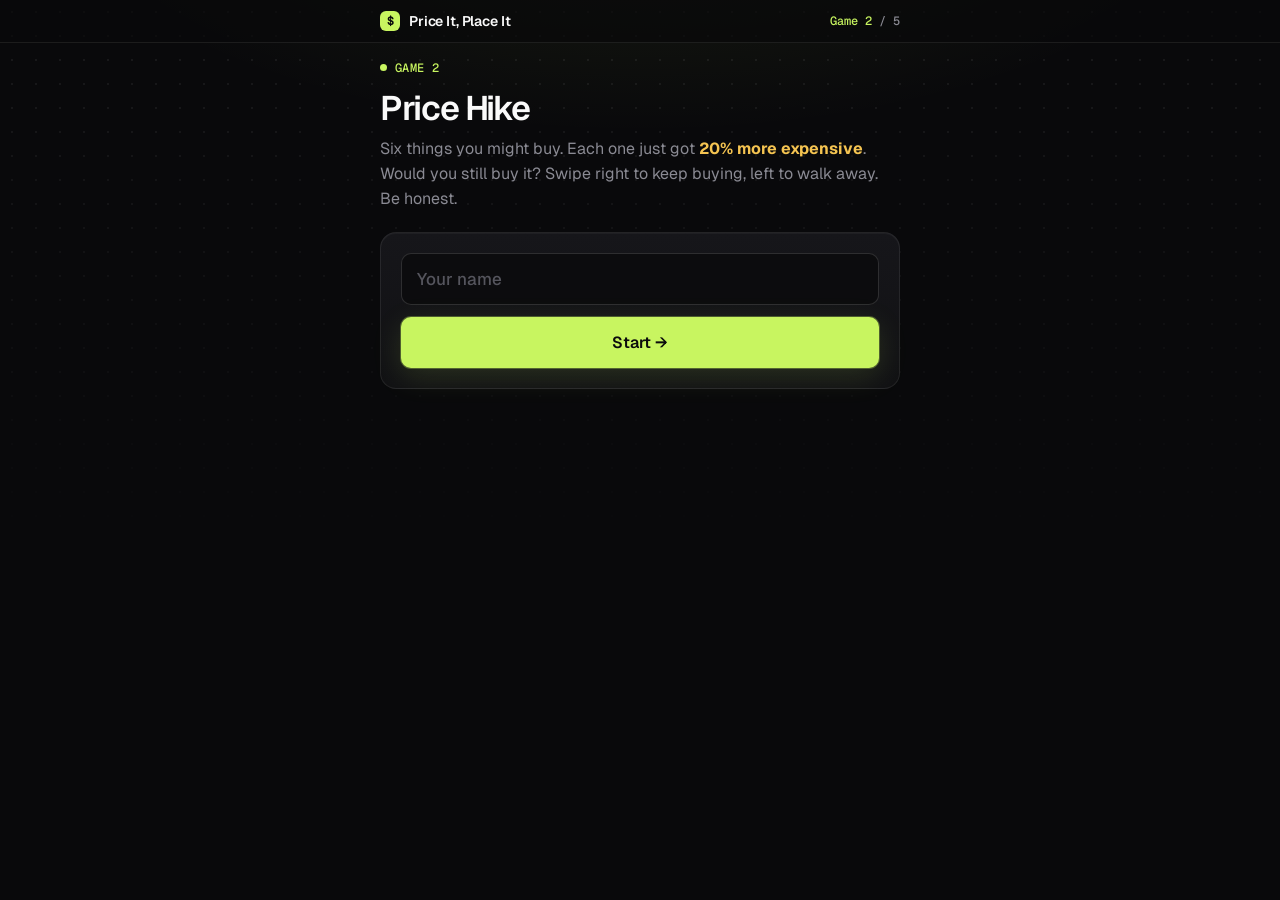
<file: hike.html>
<!DOCTYPE html>
<html lang="en"><head><meta charset="utf-8">
<meta name="viewport" content="width=device-width, initial-scale=1, viewport-fit=cover">
<title>Price Hike - Game 2</title><link rel="icon" href="data:image/svg+xml,%3Csvg xmlns=%22http://www.w3.org/2000/svg%22 viewBox=%220 0 64 64%22%3E%3Crect width=%2264%22 height=%2264%22 rx=%2214%22 fill=%22%23c8f560%22/%3E%3Ctext x=%2232%22 y=%2246%22 font-family=%22Arial,sans-serif%22 font-weight=%22700%22 font-size=%2240%22 text-anchor=%22middle%22 fill=%22%230b0b0c%22%3E$%3C/text%3E%3C/svg%3E">
<link rel="preconnect" href="https://fonts.googleapis.com"><link rel="preconnect" href="https://fonts.gstatic.com" crossorigin>
<link href="https://fonts.googleapis.com/css2?family=Geist:wght@400;500;600;700&family=Geist+Mono:wght@400;500;600&display=swap" rel="stylesheet">
<link rel="stylesheet" href="shared.css?v=8">
<style>
.prog{display:flex;gap:5px;margin:6px 0 14px}.prog i{flex:1;height:4px;border-radius:9px;background:rgba(255,255,255,.12);transition:background .3s}.prog i.on{background:var(--acc)}
.deck{position:relative;height:470px;touch-action:pan-y}
.sc{position:absolute;inset:0;display:flex;flex-direction:column;align-items:center;justify-content:center;text-align:center;user-select:none;-webkit-user-select:none;transition:transform .35s cubic-bezier(.2,.8,.2,1),opacity .35s}
.sc .pic{height:190px;display:flex;align-items:center;justify-content:center;margin-bottom:12px;width:100%}
.sc .pic,.sc .pic *{pointer-events:none}
.nm{font:600 22px/1.25 var(--sans);letter-spacing:-.02em}
.old{margin-top:12px;font:500 20px var(--mono);color:var(--dim);text-decoration:line-through;text-decoration-color:var(--dim)}
.new{font:600 46px var(--mono);letter-spacing:-.05em;color:var(--gold)}
.tag{display:inline-block;margin-top:8px;font:500 12px var(--mono);letter-spacing:.04em;color:var(--gold);border:1px solid rgba(245,196,81,.5);padding:4px 10px;border-radius:6px}
.stamp{position:absolute;top:22px;font:700 20px var(--mono);letter-spacing:.04em;padding:4px 12px;border:2px solid;border-radius:8px;opacity:0}
.stamp.buy{left:20px;color:var(--acc);transform:rotate(-10deg)}.stamp.pass{right:20px;color:var(--neg);transform:rotate(10deg)}
.btns{display:flex;gap:12px;margin-top:16px}
.btns button{flex:1;font:600 17px var(--sans);padding:16px 10px;border-radius:12px;cursor:pointer;border:1px solid;background:transparent}
.bpass{border-color:rgba(255,122,89,.5)!important;color:var(--neg);background:rgba(255,122,89,.06)}
.bbuy{border-color:rgba(200,245,96,.5)!important;color:var(--acc);background:rgba(200,245,96,.08)}
</style></head><body>
<header class="bar"><div class="in"><div class="brand"><span class="mk">$</span>Price It, Place It</div><div class="gn"><b>Game 2</b> / 5</div></div></header><div id="wrap"></div>
<script src="shared.js?v=7"></script>
<script>
if(location.hash==='#board')location.replace('dashboard.html'+SEARCH);
var COL=ROOM+'__hike',KEY='pir_hk_'+ROOM;
var CARDS=[
 {k:'coffee',img:'hk_coffee.png',nm:'Your usual coffee',ph:'Your usual coffee',o:'$2.50',n:'$3.00'},
 {k:'water',img:'hk_water.png',nm:'Any brand of bottled water',ph:'Bottled water',o:'$1.99',n:'$2.39'},
 {k:'laptop',img:'hk_laptop.png',nm:'A new laptop',ph:'Laptop',o:'$1,500',n:'$1,800'},
 {k:'salt',img:'hk_salt.png',nm:'Table salt',ph:'Table salt',o:'$2.00',n:'$2.40'},
 {k:'earbuds',img:'hk_earbuds.png',nm:'Wireless earbuds (online)',ph:'Wireless earbuds',o:'$60',n:'$72'},
 {k:'movie',img:'hk_movie.png',nm:'A movie ticket',ph:'Movie ticket',o:'$15',n:'$18'}
];
var wrap=$('wrap'),st=once(KEY);
function save(){localStorage.setItem(KEY,JSON.stringify(st))}
function boot(){
  if(st&&st.pid){api(COL+'/'+st.pid).then(function(d){if(d)resume();else{localStorage.removeItem(KEY);st=null;intro()}}).catch(resume);return}
  intro();
}
function intro(){
  wrap.innerHTML='<span class="kicker"><i></i>Game 2</span><br><h1 class="logo">Price Hike</h1>'+
   '<p class="sub">Six things you might buy. Each one just got <b style="color:#f5c451">20% more expensive</b>. Would you still buy it? Swipe right to keep buying, left to walk away. Be honest.</p>'+
   '<div class="card"><input id="nm" placeholder="Your name" maxlength="20" autocomplete="off"><button class="main" id="go">Start</button></div>';
  $('go').onclick=function(){var v=$('nm').value.trim()||'Player';this.disabled=true;
    st={pid:pid(),name:v,a:{},i:0};
    api(COL+'/'+st.pid,'PUT',rec({name:v,a:{}})).then(function(){save();resume()}).catch(function(){$('go').disabled=false})};
}
function resume(){
  if(st.i>=CARDS.length){wrap.innerHTML='<div class="card center fade" style="margin-top:40px"><h1 class="logo">All done!</h1><p class="sub">Thanks. Look at the big screen.</p></div>';return}
  var c=CARDS[st.i],bars='';for(var i=0;i<CARDS.length;i++)bars+='<i class="'+(i<st.i?'on':'')+'"></i>';
  wrap.innerHTML='<div class="prog">'+bars+'</div><div class="card"><div class="deck fade"><div class="sc" id="sc"><div class="stamp buy" id="sb">STILL BUY</div><div class="stamp pass" id="sp">WALK AWAY</div>'+
   '<div class="pic">'+pic(c,180)+'</div><div class="nm">'+esc(c.nm)+'</div><div class="old">'+c.o+'</div><div class="new">'+c.n+'</div><span class="tag">+20%</span></div></div>'+
   '<div class="btns"><button class="bpass" id="bp">Walk away</button><button class="bbuy" id="bb">Still buy</button></div></div><p class="hint">Swipe right to keep buying, left to walk away.</p>';
  var sc=$('sc'),x0=null,dx=0,lock=false;
  function answer(v){if(lock)return;lock=true;st.a[c.k]=v;st.i++;save();var p={};p['a/'+c.k]=v;p.q=st.i;p.done=st.i>=CARDS.length;api(COL+'/'+st.pid,'PATCH',p).catch(function(){});setTimeout(resume,330)}
  function fly(d){sc.style.transform='translateX('+(d*600)+'px) rotate('+(d*25)+'deg)';sc.style.opacity=0;answer(d>0?1:0)}
  $('bb').onclick=function(){fly(1)};$('bp').onclick=function(){fly(-1)};
  sc.addEventListener('pointerdown',function(e){x0=e.clientX;dx=0;sc.style.transition='none';sc.setPointerCapture(e.pointerId)});
  sc.addEventListener('pointermove',function(e){if(x0===null)return;dx=e.clientX-x0;sc.style.transform='translateX('+dx+'px) rotate('+(dx/18)+'deg)';$('sb').style.opacity=Math.max(0,dx/100);$('sp').style.opacity=Math.max(0,-dx/100)});
  sc.addEventListener('pointercancel',function(){x0=null;sc.style.transition='';sc.style.transform=''});
  sc.addEventListener('pointerup',function(){if(x0===null)return;x0=null;sc.style.transition='';if(Math.abs(dx)>90)fly(dx>0?1:-1);else{sc.style.transform='';$('sb').style.opacity=0;$('sp').style.opacity=0}});
}
boot();
</script></body></html>
</file>
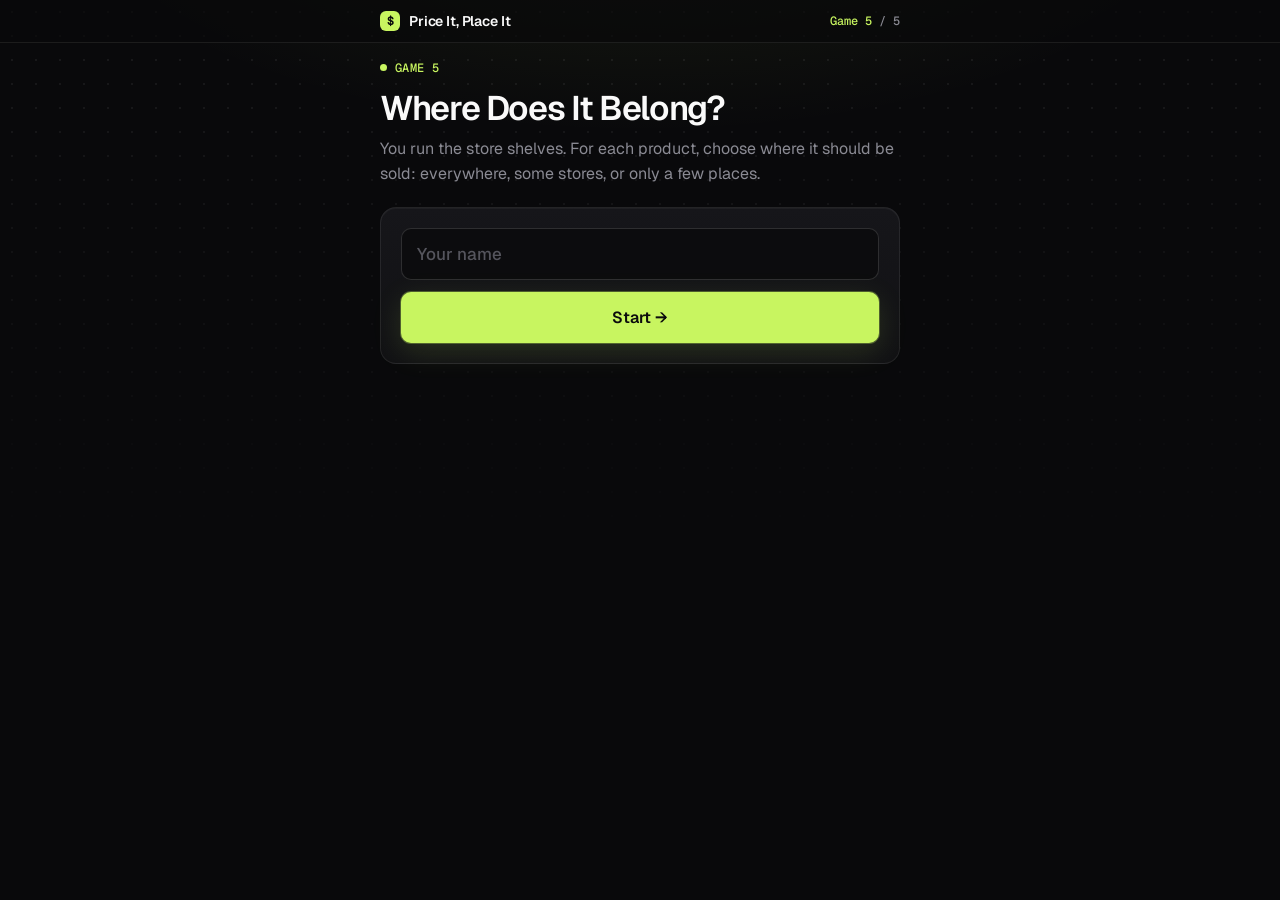
<file: place.html>
<!DOCTYPE html>
<html lang="en"><head><meta charset="utf-8">
<meta name="viewport" content="width=device-width, initial-scale=1, viewport-fit=cover">
<title>Where Does It Belong? - Game 5</title><link rel="icon" href="data:image/svg+xml,%3Csvg xmlns=%22http://www.w3.org/2000/svg%22 viewBox=%220 0 64 64%22%3E%3Crect width=%2264%22 height=%2264%22 rx=%2214%22 fill=%22%23c8f560%22/%3E%3Ctext x=%2232%22 y=%2246%22 font-family=%22Arial,sans-serif%22 font-weight=%22700%22 font-size=%2240%22 text-anchor=%22middle%22 fill=%22%230b0b0c%22%3E$%3C/text%3E%3C/svg%3E">
<link rel="preconnect" href="https://fonts.googleapis.com"><link rel="preconnect" href="https://fonts.gstatic.com" crossorigin>
<link href="https://fonts.googleapis.com/css2?family=Geist:wght@400;500;600;700&family=Geist+Mono:wght@400;500;600&display=swap" rel="stylesheet">
<link rel="stylesheet" href="shared.css?v=8">
<style>
.prog{display:flex;gap:5px;margin:6px 0 14px}.prog i{flex:1;height:4px;border-radius:9px;background:rgba(255,255,255,.12);transition:background .3s}.prog i.on{background:var(--acc)}
.item{text-align:center}.item .pic{height:190px;display:flex;align-items:center;justify-content:center;margin-bottom:12px}
.item .pic img{max-height:190px;max-width:85%;filter:drop-shadow(0 12px 18px rgba(0,0,0,.45))}
.nm{font:600 22px/1.25 var(--sans);letter-spacing:-.02em}.ds{color:var(--mut);margin:4px 0 14px;font-size:15px}
.q{color:var(--mut);font:500 12px var(--mono);letter-spacing:.04em;text-transform:uppercase;margin:4px 0 10px;text-align:center}
.shelf{display:flex;align-items:center;gap:14px;width:100%;text-align:left;font:600 17px var(--sans);letter-spacing:-.01em;color:var(--ink);background:var(--card2);border:1px solid var(--line2);border-radius:12px;padding:12px 14px;margin-bottom:10px;cursor:pointer;transition:border-color .15s,background .15s}
.shelf small{display:block;font:400 13px var(--sans);color:var(--mut);margin-top:2px;letter-spacing:0}
.shelf .ic{font-size:20px;width:38px;height:38px;border-radius:9px;background:rgba(255,255,255,.05);display:grid;place-items:center;flex:none}
.shelf.on{border-color:var(--acc);background:rgba(200,245,96,.08)}
@media(max-height:720px){.item .pic{height:120px!important}.item .pic img,.item .pic .ph{max-height:115px!important}}
</style></head><body>
<header class="bar"><div class="in"><div class="brand"><span class="mk">$</span>Price It, Place It</div><div class="gn"><b>Game 5</b> / 5</div></div></header><div id="wrap"></div>
<script src="shared.js?v=6"></script>
<script>
if(location.hash==='#board')location.replace('dashboard.html'+SEARCH);
var COL=ROOM+'__place',KEY='pir_pl_'+ROOM;
var CARDS=[
 {k:'gum',img:'pl_gum.png',ph:'Chewing gum',nm:'Chewing gum',ds:'A pack of gum'},
 {k:'washer',img:'pl_washer.png',ph:'Washing machine',nm:'Washing machine',ds:'Front-load, mid-range brand'},
 {k:'infiniti',img:'pl_infiniti.png',ph:'Infiniti car',nm:'Infiniti car',ds:'Luxury car brand'},
 {k:'coke',img:'pl_coke.png',ph:'Coca-Cola',nm:'Coca-Cola',ds:'A 355 mL bottle'},
 {k:'salon',img:'pl_salon.png',ph:'Salon shampoo',nm:'Professional salon shampoo',ds:'High-end hair care brand'},
 {k:'lulu',img:'q2.png',nm:'lululemon Everywhere Belt Bag',ds:'1 L'}
];
var SHELVES=[['int','🏪','Everywhere','Any store, gas station, vending machine'],['sel','🛒','Some stores','Only chosen stores'],['exc','💎','Only a few places','One dealer or brand store in town']];
var wrap=$('wrap'),st=once(KEY);
function save(){localStorage.setItem(KEY,JSON.stringify(st))}
function boot(){
  if(st&&st.pid){api(COL+'/'+st.pid).then(function(d){if(d)resume();else{localStorage.removeItem(KEY);st=null;intro()}}).catch(resume);return}
  intro();
}
function intro(){
  wrap.innerHTML='<span class="kicker"><i></i>Game 5</span><br><h1 class="logo">Where Does It Belong?</h1>'+
   '<p class="sub">You run the store shelves. For each product, choose where it should be sold: everywhere, some stores, or only a few places.</p>'+
   '<div class="card"><input id="nm" placeholder="Your name" maxlength="20" autocomplete="off"><button class="main" id="go">Start</button></div>';
  $('go').onclick=function(){var v=$('nm').value.trim()||'Player';this.disabled=true;
    st={pid:pid(),name:v,a:{},i:0};
    api(COL+'/'+st.pid,'PUT',rec({name:v,a:{}})).then(function(){save();resume()}).catch(function(){$('go').disabled=false})};
}
function resume(){
  if(st.i>=CARDS.length){wrap.innerHTML='<div class="card center fade" style="margin-top:40px"><h1 class="logo">All done!</h1><p class="sub">Thanks. Look at the big screen.</p></div>';return}
  var c=CARDS[st.i],bars='';for(var i=0;i<CARDS.length;i++)bars+='<i class="'+(i<st.i?'on':'')+'"></i>';
  wrap.innerHTML='<div class="prog">'+bars+'</div><div class="card fade"><div class="item"><div class="pic">'+pic(c,180)+'</div><div class="nm">'+esc(c.nm)+'</div><div class="ds">'+esc(c.ds)+'</div></div>'+
   '<div class="q">Where should it be sold?</div>'+SHELVES.map(function(s){return '<button class="shelf" data-v="'+s[0]+'"><span class="ic">'+s[1]+'</span><span>'+s[2]+'<small>'+s[3]+'</small></span></button>'}).join('')+'</div>';
  var bs=wrap.querySelectorAll('.shelf'),lock=false;
  for(var j=0;j<bs.length;j++)bs[j].onclick=function(){if(lock)return;lock=true;this.className='shelf on';var v=this.getAttribute('data-v');
    st.a[c.k]=v;st.i++;save();var p={};p['a/'+c.k]=v;p.q=st.i;p.done=st.i>=CARDS.length;api(COL+'/'+st.pid,'PATCH',p).catch(function(){});setTimeout(resume,280)};
}
boot();
</script></body></html>
</file>
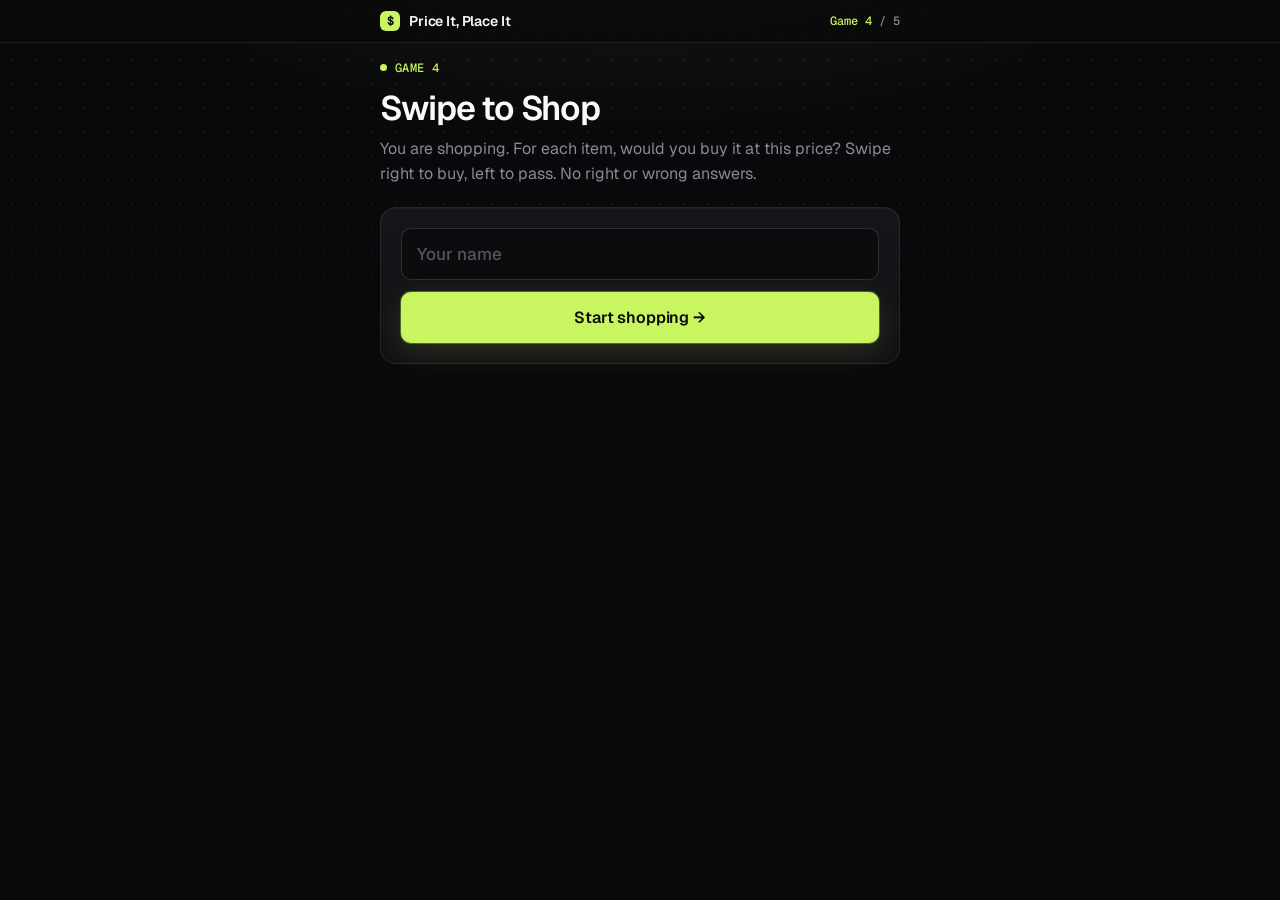
<file: swipe.html>
<!DOCTYPE html>
<html lang="en"><head><meta charset="utf-8">
<meta name="viewport" content="width=device-width, initial-scale=1, viewport-fit=cover">
<title>Swipe to Shop - Game 4</title><link rel="icon" href="data:image/svg+xml,%3Csvg xmlns=%22http://www.w3.org/2000/svg%22 viewBox=%220 0 64 64%22%3E%3Crect width=%2264%22 height=%2264%22 rx=%2214%22 fill=%22%23c8f560%22/%3E%3Ctext x=%2232%22 y=%2246%22 font-family=%22Arial,sans-serif%22 font-weight=%22700%22 font-size=%2240%22 text-anchor=%22middle%22 fill=%22%230b0b0c%22%3E$%3C/text%3E%3C/svg%3E">
<link rel="preconnect" href="https://fonts.googleapis.com"><link rel="preconnect" href="https://fonts.gstatic.com" crossorigin>
<link href="https://fonts.googleapis.com/css2?family=Geist:wght@400;500;600;700&family=Geist+Mono:wght@400;500;600&display=swap" rel="stylesheet">
<link rel="stylesheet" href="shared.css?v=8">
<style>
.prog{display:flex;gap:5px;margin:6px 0 14px}.prog i{flex:1;height:4px;border-radius:9px;background:rgba(255,255,255,.12);transition:background .3s}.prog i.on{background:var(--acc)}
.deck{position:relative;height:500px;touch-action:pan-y}
.sc{position:absolute;inset:0;display:flex;flex-direction:column;align-items:center;justify-content:center;text-align:center;user-select:none;-webkit-user-select:none;transition:transform .35s cubic-bezier(.2,.8,.2,1),opacity .35s}
.sc .pic{height:200px;display:flex;align-items:center;justify-content:center;margin-bottom:12px}
.sc .pic,.sc .pic *{pointer-events:none;-webkit-user-drag:none}
.sc .pic img{max-height:200px;max-width:85%;filter:drop-shadow(0 12px 18px rgba(0,0,0,.45))}
.sc .nm{font:600 22px/1.25 var(--sans);letter-spacing:-.02em}
.sc .ds{color:var(--mut);margin:4px 0 14px;font-size:15px}
.price{font:600 46px var(--mono);letter-spacing:-.05em}
.price s{font-size:26px;color:var(--dim);font-weight:500;margin-right:10px;text-decoration-thickness:2px;text-decoration-color:var(--neg)}
.sale{display:inline-block;margin-top:8px;font:600 12px var(--mono);letter-spacing:.06em;color:#0b0b0c;background:var(--neg);padding:4px 10px;border-radius:6px}
.stamp{position:absolute;top:22px;font:700 20px var(--mono);letter-spacing:.04em;padding:4px 12px;border:2px solid;border-radius:8px;opacity:0}
.stamp.buy{left:20px;color:var(--acc);transform:rotate(-10deg)}.stamp.pass{right:20px;color:var(--neg);transform:rotate(10deg)}
.btns{display:flex;gap:12px;margin-top:16px}
.btns button{flex:1;font:600 17px var(--sans);padding:16px 10px;border-radius:12px;cursor:pointer;border:1px solid;background:transparent}
.bpass{border-color:rgba(255,122,89,.5)!important;color:var(--neg);background:rgba(255,122,89,.06)}
.bbuy{border-color:rgba(200,245,96,.5)!important;color:var(--acc);background:rgba(200,245,96,.08)}
.menu{width:100%;display:flex;flex-direction:column;gap:10px;margin-top:6px}
.menu button{display:flex;justify-content:space-between;align-items:center;width:100%;font:500 18px var(--sans);color:var(--ink);background:var(--card2);border:1px solid var(--line2);border-radius:12px;padding:14px 18px;cursor:pointer;transition:border-color .15s}
.menu button span{font:600 19px var(--mono);letter-spacing:-.02em}
.menu button.none{justify-content:center;color:var(--mut);font-weight:500;font-size:15px;padding:11px;background:transparent}
.q{color:var(--mut);font:500 12px var(--mono);letter-spacing:.04em;text-transform:uppercase;margin-bottom:6px}
</style></head><body>
<header class="bar"><div class="in"><div class="brand"><span class="mk">$</span>Price It, Place It</div><div class="gn"><b>Game 4</b> / 5</div></div></header><div id="wrap"></div>
<script src="shared.js?v=6"></script>
<script>
var BOARD=location.hash==='#board';
var SWP=ROOM+'__swipe';
var CARDS=[
 {k:'ld',img:'sw_mug.png',ph:'Insulated tumbler',nm:'Insulated tumbler',ds:'Stainless steel, double-wall, with lid',pr:function(g){return g?'$40.00':'$39.99'}},
 {k:'f1',img:'q1.png',nm:'Norse Nitro Green Tea',ds:'12-pack of 355 mL cans',pr:function(){return '$47.99'}},
 {k:'ref',img:'hk_earbuds.png',nm:'Wireless earbuds',ds:'Noise cancelling, 30-hour battery',pr:function(g){return g?'<s>$59.99</s>$44.99<br><span class="sale">SALE</span>':'$44.99'}},
 {k:'f2',img:'q2.png',nm:'lululemon Everywhere Belt Bag',ds:'1 L',pr:function(){return '$44'}},
 {k:'cmp',menu:1,img:'sw_tea.png',ph:'Bubble tea',nm:'Bubble tea',ds:'Which size would you buy?'},
 {k:'f3',img:'q4.png',nm:'Costco Gold Star Membership',ds:'One year',pr:function(){return '$65'}}
];
var wrap=$('wrap');
if(BOARD)location.replace("dashboard.html"+SEARCH);else player();

/* ---------------- player ---------------- */
function player(){
  var st=JSON.parse(localStorage.getItem('pir_sw4_'+ROOM)||'null');
  if(st&&st.pid){api(SWP+'/'+st.pid).then(function(d){if(d)resume(st);else{localStorage.removeItem('pir_sw4_'+ROOM);player()}}).catch(function(){resume(st)});return}
  var n=myName();
  wrap.innerHTML='<span class="kicker"><i></i>Game 4</span><br><h1 class="logo">Swipe to Shop</h1>'+
   '<p class="sub">You are shopping. For each item, would you buy it at this price? Swipe right to buy, left to pass. No right or wrong answers.</p>'+
   '<div class="card"><input id="nm" placeholder="Your name" maxlength="20" autocomplete="off" value=""><button class="main" id="go">Start shopping</button></div>';
  $('go').onclick=function(){
    var v=$('nm').value.trim()||'Player';setName(v);$('go').disabled=true;
    api(SWP).then(function(d){
      var idx=d?Object.keys(d).length:0;
      var g={ld:Math.random()<.5?1:0,ref:Math.random()<.5?1:0,cmp:Math.random()<.5?1:0};
      var s={pid:pid(),name:v,g:g,a:{},i:0};
      localStorage.setItem('pir_sw4_'+ROOM,JSON.stringify(s));
      return api(SWP+'/'+s.pid,'PUT',rec({name:v,g:g,a:{}})).then(function(){resume(s)});
    }).catch(function(){$('go').disabled=false});
  };
}
function save(s){localStorage.setItem('pir_sw4_'+ROOM,JSON.stringify(s))}
function resume(s){
  if(s.i>=CARDS.length){thanks();return}
  var c=CARDS[s.i],g=s.g[c.k]||0,html;
  var pic=c.img?'<img src="'+c.img+'" alt="" draggable="false">':phImg(c.ph,180);
  if(c.menu){
    var opts=[['small','Small','$4.99'],['medium','Medium','$5.99']];
    if(g)opts.push(['large','Large','$6.99']);
    html='<div class="sc"><div class="pic" style="height:'+(c.img?190:140)+'px">'+(c.img?'<img src="'+c.img+'" alt="" draggable="false" style="max-height:185px">':phImg(c.ph,130))+'</div><div class="nm">'+c.nm+'</div><div class="ds">'+c.ds+'</div><div class="menu">'+
      opts.map(function(o){return '<button data-v="'+o[0]+'">'+o[1]+'<span>'+o[2]+'</span></button>'}).join('')+'<button class="none" data-v="none">None of these</button></div></div>';
  }else{
    html='<div class="sc" id="sc"><div class="stamp buy" id="sb">BUY</div><div class="stamp pass" id="sp">PASS</div><div class="pic">'+pic+'</div><div class="nm">'+c.nm+'</div><div class="ds">'+c.ds+'</div><div class="price">'+c.pr(g)+'</div></div>';
  }
  var bars='';for(var i=0;i<CARDS.length;i++)bars+='<i class="'+(i<s.i?'on':'')+'"></i>';
  wrap.innerHTML='<div class="prog">'+bars+'</div><div class="card"><div class="deck fade" id="deck">'+html+'</div>'+
    (c.menu?'':'<div class="btns"><button class="bpass" id="bp">Pass</button><button class="bbuy" id="bb">Buy</button></div>')+'</div>'+
    '<p class="hint">'+(c.menu?'Tap one option.':'Swipe right to buy, left to pass.')+'</p>';
  var locked=false;
  function answer(v){
    if(locked)return;locked=true;
    s.a[c.k]=v;s.i++;var done=s.i>=CARDS.length;save(s);
    var p={};p['a/'+c.k]=v;p.q=s.i;p.done=done;
    api(SWP+'/'+s.pid,'PATCH',p).catch(function(){});
    setTimeout(function(){resume(s)},c.menu?150:330);
  }
  if(c.menu){var bs=wrap.querySelectorAll('.menu button');for(var b=0;b<bs.length;b++)bs[b].onclick=function(){this.style.borderColor='#c8f560';answer(this.getAttribute('data-v'))};return}
  var sc=$('sc'),x0=null,dx=0;
  function fly(dir){sc.style.transform='translateX('+(dir*600)+'px) rotate('+(dir*25)+'deg)';sc.style.opacity=0;answer(dir>0?1:0)}
  $('bb').onclick=function(){fly(1)};$('bp').onclick=function(){fly(-1)};
  sc.addEventListener('pointerdown',function(e){x0=e.clientX;dx=0;sc.style.transition='none';sc.setPointerCapture(e.pointerId)});
  sc.addEventListener('pointermove',function(e){if(x0===null)return;dx=e.clientX-x0;sc.style.transform='translateX('+dx+'px) rotate('+(dx/18)+'deg)';$('sb').style.opacity=Math.max(0,dx/100);$('sp').style.opacity=Math.max(0,-dx/100)});
  sc.addEventListener('pointercancel',function(){x0=null;sc.style.transition='';sc.style.transform=''});
  sc.addEventListener('pointerup',function(){if(x0===null)return;x0=null;sc.style.transition='';if(Math.abs(dx)>90)fly(dx>0?1:-1);else{sc.style.transform='';$('sb').style.opacity=0;$('sp').style.opacity=0}});
}
function thanks(){
  wrap.innerHTML='<div class="card center fade" style="margin-top:40px"><div style="font-size:64px">🛍️</div><h1 class="logo">All done!</h1><p class="sub">Thanks for shopping. Look at the big screen.</p></div>';
}

</script></body></html>
</file>
<file: shared.css>
/* Price It, Place It - shared theme (matches dashboard) */
:root{--bg:#09090b;--card:#111114;--card2:#16161a;--line:rgba(255,255,255,.08);--line2:rgba(255,255,255,.14);--ink:#fafafa;--ink2:#d4d4d8;--mut:#8a8a93;--dim:#55555d;--acc:#c8f560;--neg:#ff7a59;--gold:#f5c451;--blue:#7aa2ff;--violet:#b79cff;--sans:Geist,Inter,-apple-system,BlinkMacSystemFont,"Segoe UI",sans-serif;--mono:"Geist Mono",ui-monospace,SFMono-Regular,Menlo,monospace;--teal:#c8f560;--cyan:#c8f560;--red:#ff7a59;--glass:#111114}
*{box-sizing:border-box;-webkit-tap-highlight-color:transparent}
html,body{margin:0;min-height:100%;background:var(--bg);color:var(--ink);font-family:var(--sans);-webkit-font-smoothing:antialiased}
body{background:radial-gradient(900px 420px at 50% -160px,rgba(200,245,96,.10),transparent 70%),var(--bg);min-height:100vh}
body::before{content:"";position:fixed;inset:0;z-index:0;pointer-events:none;background-image:radial-gradient(rgba(255,255,255,.07) 1px,transparent 1px);background-size:24px 24px;-webkit-mask-image:linear-gradient(to bottom,#000,transparent 65%);mask-image:linear-gradient(to bottom,#000,transparent 65%)}
.bar{position:relative;z-index:2;border-bottom:1px solid var(--line);background:rgba(9,9,11,.72)}
.bar .in{max-width:560px;margin:0 auto;padding:11px 20px;display:flex;align-items:center;justify-content:space-between}
.brand{display:flex;align-items:center;gap:9px;font:600 14px var(--sans);letter-spacing:-.01em}
.brand .mk{width:20px;height:20px;border-radius:6px;background:var(--acc);display:grid;place-items:center;color:#0b0b0c;font:700 12px var(--mono)}
.gn{font:500 12px var(--mono);color:var(--mut)}.gn b{color:var(--acc);font-weight:500}
#wrap{position:relative;z-index:1;max-width:560px;margin:0 auto;padding:12px 20px 40px}
h1.logo{font:600 34px/1.1 var(--sans);letter-spacing:-.04em;margin:14px 0 10px;color:var(--ink)}
.kicker{display:inline-flex;align-items:center;gap:8px;font:500 12px var(--mono);letter-spacing:.04em;text-transform:uppercase;color:var(--acc)}
.kicker i{width:7px;height:7px;border-radius:50%;background:var(--acc);animation:pulse 2s infinite}
@keyframes pulse{0%{box-shadow:0 0 0 0 rgba(200,245,96,.6)}70%{box-shadow:0 0 0 7px rgba(200,245,96,0)}100%{box-shadow:0 0 0 0 rgba(200,245,96,0)}}
.sub{color:var(--mut);font-size:16px;line-height:1.55;margin:0 0 20px}
.card{position:relative;background:linear-gradient(180deg,var(--card2),var(--card));border:1px solid var(--line);border-radius:16px;padding:20px;box-shadow:inset 0 1px 0 rgba(255,255,255,.04)}
input{width:100%;font:500 17px var(--sans);color:var(--ink);padding:14px 15px;border:1px solid var(--line2);border-radius:10px;margin-bottom:12px;outline:none;background:#0c0c0e;transition:border-color .15s}
input:focus{border-color:var(--acc)}
input::placeholder{color:var(--dim)}
button.main{width:100%;font:600 16px var(--sans);letter-spacing:-.01em;color:#0b0b0c;background:var(--acc);border:0;border-radius:10px;padding:15px;cursor:pointer;box-shadow:0 0 0 1px rgba(200,245,96,.3),0 8px 30px rgba(200,245,96,.14)}
button.main:active{transform:scale(.98)}
button.main:disabled{opacity:.5}
button.main::after{content:" \2192"}
button.ghost{font:500 14px var(--sans);padding:9px 16px;border-radius:8px;border:1px solid var(--line2);background:transparent;color:var(--ink);cursor:pointer}
button.big{font:600 16px var(--sans);padding:13px 22px;border-radius:10px;border:0;cursor:pointer;color:#0b0b0c;background:var(--acc)}
.center{text-align:center}
.hint{margin-top:16px;text-align:center;color:var(--mut);font:400 13px var(--mono)}
.steps{display:flex;gap:8px;justify-content:center;margin-bottom:18px;flex-wrap:wrap}
.steps button{font:500 13px var(--sans);color:var(--mut);background:transparent;border:1px solid var(--line2);padding:8px 14px;border-radius:99px;cursor:pointer}
.steps button b{display:inline-grid;place-items:center;width:20px;height:20px;border-radius:50%;background:rgba(255,255,255,.08);margin-right:6px;font:500 11px var(--mono)}
.steps button.on{background:var(--acc);color:#0b0b0c;border-color:transparent}
.tools{margin-top:26px;display:flex;gap:10px;align-items:center;opacity:.5}.tools:hover{opacity:1}
.tools button{font:inherit;font-size:13px;padding:7px 14px;border-radius:8px;border:1px solid var(--line2);background:transparent;color:var(--ink);cursor:pointer}
.pill{border:1px solid var(--line2);border-radius:12px;padding:10px 16px;font:500 12px var(--mono);color:var(--mut);text-transform:uppercase;letter-spacing:.04em;display:inline-block}
.pill b{display:block;font:600 28px var(--mono);color:var(--ink);letter-spacing:-.03em}
@keyframes in{from{opacity:0;transform:translateY(8px)}}
.fade{animation:in .4s both}
.ph{display:flex;flex-direction:column;align-items:center;justify-content:center;text-align:center;border:1px dashed var(--line2);border-radius:14px;background:rgba(255,255,255,.03);color:var(--mut);font:600 17px var(--sans);padding:14px;line-height:1.3;margin:0 auto}
.ph small{display:block;font:500 11px var(--mono);color:var(--dim);margin-top:6px;letter-spacing:.06em;text-transform:uppercase}
@media(max-height:720px){.bar .in{padding:7px 20px}#wrap{padding-top:4px}.prog{margin:2px 0 8px!important}h1.logo{margin-top:8px}}
</file>
